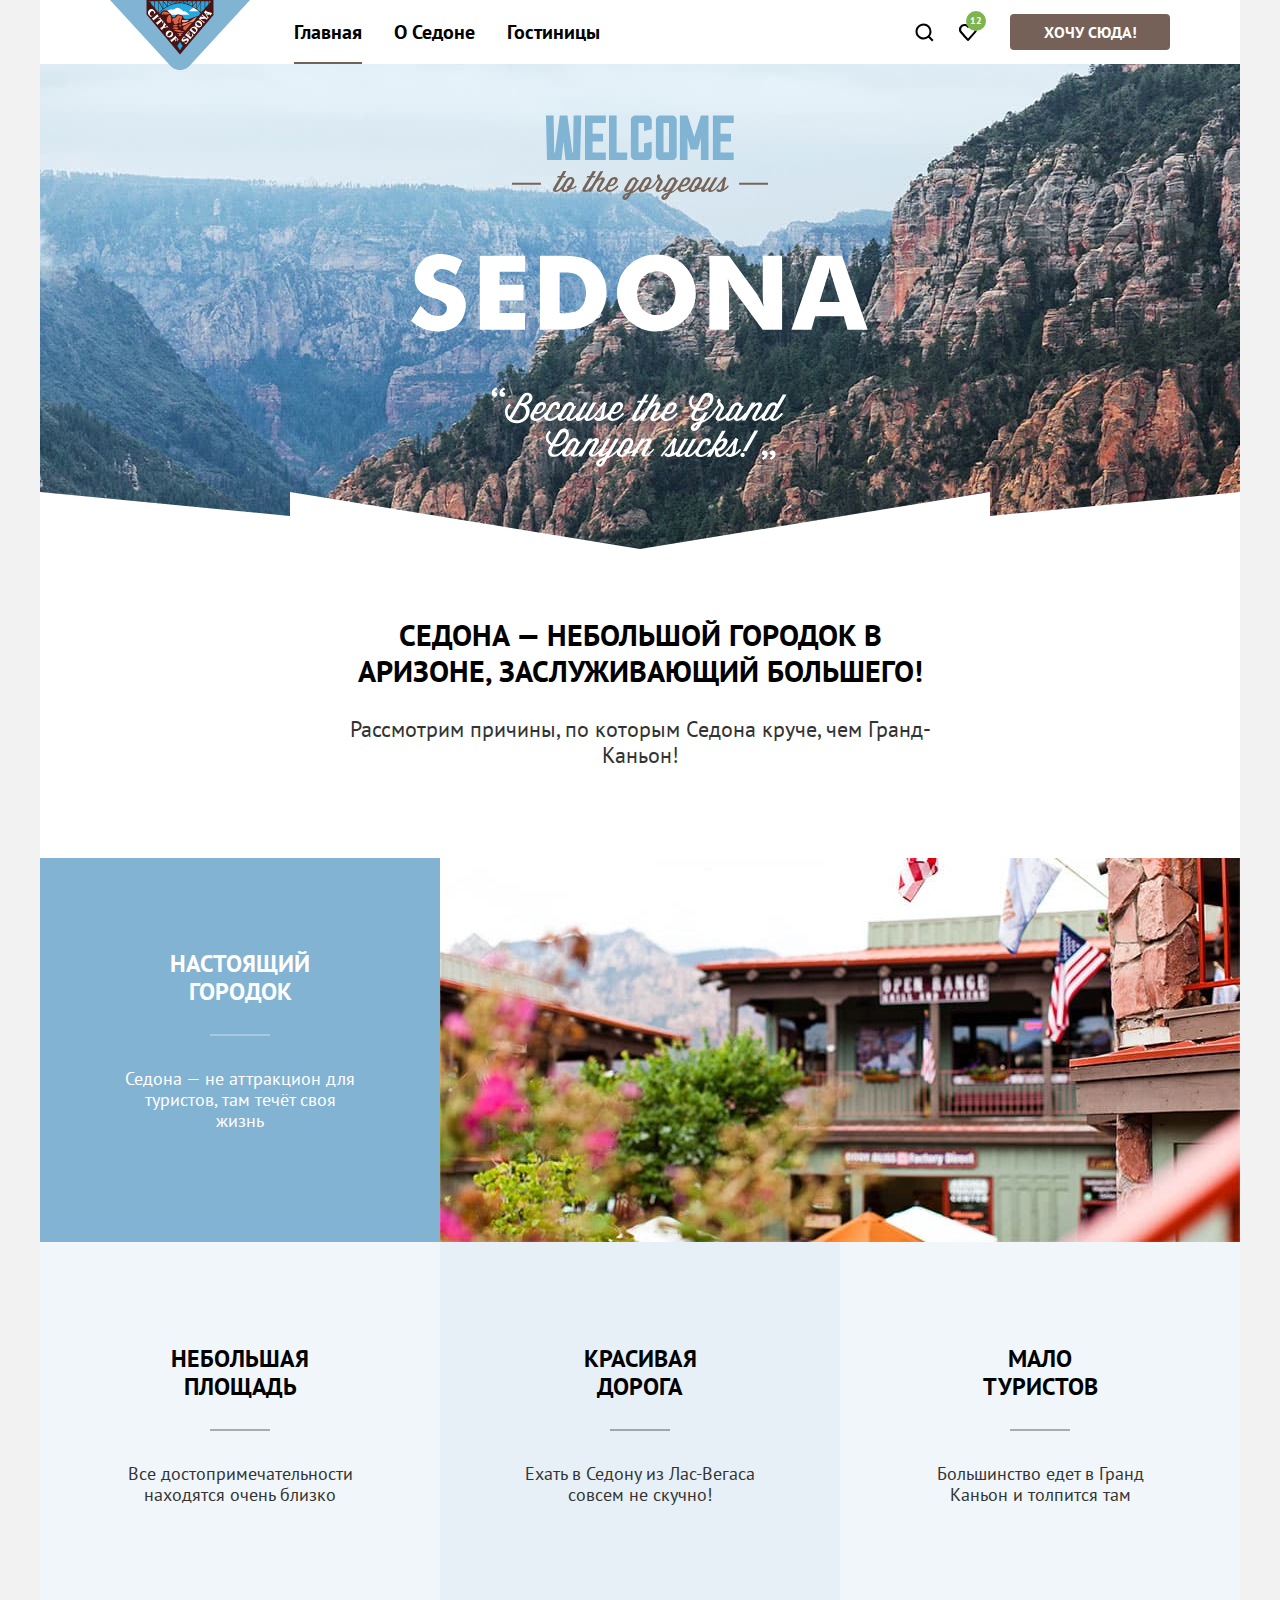
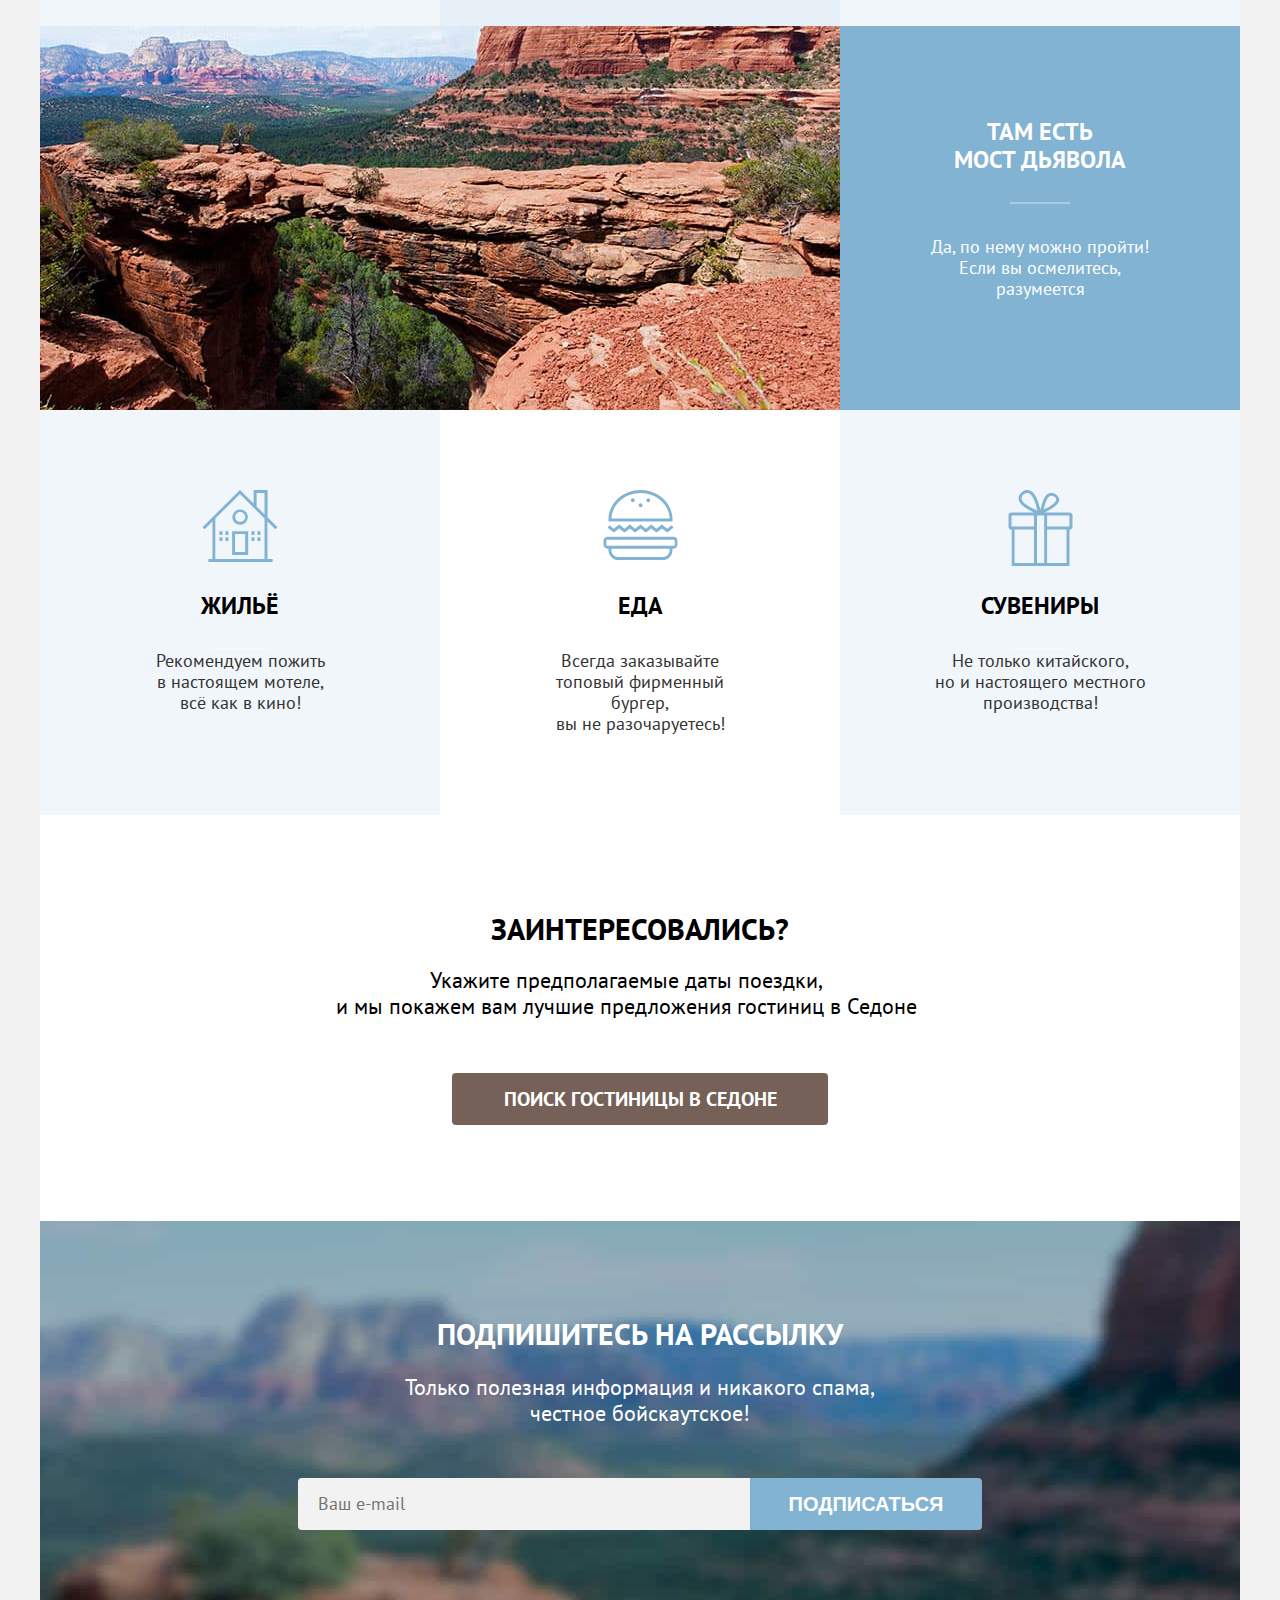
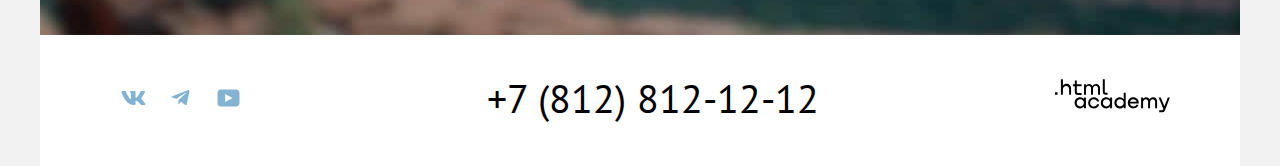
<file: index.html>
<!DOCTYPE html>
<html lang="ru">

  <head>
    <meta charset="utf-8">
    <meta name="viewport" content="width=device-width, initial-scale=1">
    <title>Седона</title>
    <link rel="stylesheet" href="styles/styles.css">
    <link rel="icon" href="favicon.ico">
    <link rel="icon" type="image/png" href="images/favicon.png">
  </head>

  <body>
    <div class="container">
      <header>
        <nav class="navigation">
          <h2 class="visually-hidden">Навигация</h2>
          <a class="logo" href="#"><img class="image" src="images/logo.svg" width="140" height="70" alt="Логотип Седоны."></a>
          <menu class="navigation-list">
            <li class="navigation-item"><a class="link navigation-link navigation-link-current" href="#">Главная</a></li>
            <li class="navigation-item"><a class="link navigation-link" href="#">О Седоне</a></li>
            <li class="navigation-item"><a class="link navigation-link" href="hotels.html">Гостиницы</a></li>
          </menu>
          <ul class="navigation-list navigation-user">
            <li class="navigation-item"><a class="navigation-user-link search link" href="#"><span
                  class="visually-hidden">Поиск</span></a>
            </li>
            <li class="navigation-item"><a class="navigation-user-link favourites link" href="#"><span
                  class="favourites-count">12</span><span class="visually-hidden">Избранное</span></a></li>
            <li class="navigation-item"><a class="button button-want" href="#">Хочу
                сюда!</a>
            </li>
          </ul>
        </nav>
      </header>
      <main>
        <section class="hero">
          <img class="image" src="images/sedona/welcome.svg" width="458" height="352"
            alt="Welcome to the gorgerous Sedona. Because the Grand Canyon sucks!">
        </section>
        <hgroup class="hero-text">
          <h1 class="block-headline">Седона — небольшой городок в Аризоне,
            заслуживающий большего!</h1>
          <p class="block-subheadline">Рассмотрим причины, по которым Седона круче, чем Гранд-Каньон!</p>
        </hgroup>
        <section class="point">
          <h2 class="visually-hidden">О седоне</h2>
          <hgroup class="point-text">
            <h3 class="headline">Настоящий городок</h3>
            <p class="subheadline">Седона — не аттракцион для туристов, там течёт своя жизнь</p>
          </hgroup>
          <img class="image" src="images/sedona/town.jpg" width="800" height="384" alt="Здания в Седоне.">
        </section>
        <section>
          <h2 class="visually-hidden">Преимущества</h2>
          <ul class="advantages-list">
            <li class="advantages-item">
              <hgroup class="advantages-text">
                <h3 class="headline advantages-headline">Небольшая площадь</h3>
                <p class="subheadline">Все достопримечательности находятся очень близко</p>
              </hgroup>
            </li>
            <li class="advantages-item">
              <hgroup class="advantages-text">
                <h3 class="headline advantages-headline">Красивая<br> дорога</h3>
                <p class="subheadline">Ехать в Седону из Лас-Вегаса совсем не скучно!</p>
              </hgroup>
            </li>
            <li class="advantages-item">
              <hgroup class="advantages-text">
                <h3 class="headline advantages-headline">Мало<br> туристов</h3>
                <p class="subheadline">Большинство едет в Гранд Каньон и толпится там</p>
              </hgroup>
            </li>
          </ul>
        </section>
        <section class="point">
          <h2 class="visually-hidden">Достопримечательности</h2>
          <img class="image" src="images/sedona/diablo-bridge.jpg" width="800" height="384" alt="Мост Дьявола.">
          <hgroup class="point-text">
            <h3 class="headline">Там есть<br> мост дьявола</h3>
            <p class="subheadline">Да, по нему можно пройти! Если вы осмелитесь, разумеется</p>
          </hgroup>
        </section>
        <section>
          <h2 class="visually-hidden">Что есть в Седоне</h2>
          <ul class="reco-list">
            <li class="reco-item">
              <hgroup class="reco-text accomodation">
                <h3 class="headline reco-headline">Жильё</h3>
                <p class="subheadline">Рекомендуем пожить <br>в настоящем мотеле, <br>всё как в кино!</p>
              </hgroup>
            </li>
            <li class="reco-item">
              <hgroup class="reco-text food">
                <h3 class="headline reco-headline">Еда</h3>
                <p class="subheadline">Всегда заказывайте <br>топовый фирменный бургер, <br>вы не разочаруетесь!</p>
              </hgroup>
            </li>
            <li class="reco-item">
              <hgroup class="reco-text souvenir">
                <h3 class="headline reco-headline">Сувениры</h3>
                <p class="subheadline">Не только китайского, <br>но и настоящего местного производства!</p>
              </hgroup>
            </li>
          </ul>
        </section>
        <article class="interest">
          <hgroup>
            <h2 class="block-headline headline-interest">Заинтересовались?</h2>
            <p class="subheadline-interest">Укажите предполагаемые даты поездки, <br>и мы покажем вам лучшие предложения
              гостиниц
              в
              Седоне</p>
          </hgroup>
          <a class="button button-interest" href="hotels.html">Поиск гостиницы в Седоне</a>
        </article>
        <aside class="subscribe subscribe-index">
          <hgroup>
            <h2 class="headline-block headline-subscribe">Подпишитесь на рассылку</h2>
            <p class="subheadline-block subheadline-subscribe">Только полезная информация и никакого спама,
              честное
              бойскаутское!</p>
          </hgroup>
          <form class="subscription-form" action="https://echo.htmlacademy.ru">
            <input class="field email" type="email" placeholder="Ваш e-mail" required>
            <button class="button button-subscribe" type="submit">Подписаться</button>
          </form>
        </aside>
      </main>
      <footer class="page-footer catalog-wrapper">
        <ul class="social-list">
          <li class="social-item"><a class="social-link" href="https://vk.com/htmlacademy" rel="nofollow"><svg
                aria-hidden="true" focusable="false" xmlns="http://www.w3.org/2000/svg" width="25" height="14"
                fill="none">
                <path class="social-icon" fill="#83B3D3" fill-rule="evenodd"
                  d="M23.95.95c.17-.55 0-.95-.8-.95h-2.62c-.67 0-.98.35-1.14.73 0 0-1.34 3.2-3.23 5.27-.61.6-.89.8-1.22.8-.17 0-.42-.2-.42-.74V.95c0-.66-.19-.95-.74-.95H9.65c-.42 0-.67.3-.67.6 0 .61.95.76 1.05 2.5v3.8c0 .84-.16.99-.5.99-.88 0-3.05-3.21-4.33-6.89-.25-.71-.5-1-1.17-1H1.4C.65 0 .5.35.5.73c0 .68.89 4.07 4.14 8.55C6.81 12.34 9.87 14 12.65 14c1.67 0 1.88-.37 1.88-1v-2.32c0-.73.16-.88.68-.88.4 0 1.06.2 2.62 1.67C19.61 13.22 19.9 14 20.9 14h2.63c.75 0 1.13-.37.91-1.1-.24-.72-1.09-1.77-2.22-3.02-.6-.7-1.53-1.47-1.8-1.86-.4-.49-.28-.7 0-1.14 0 0 3.2-4.43 3.53-5.93Z"
                  clip-rule="evenodd" />
              </svg><span class="visually-hidden">Вконтакте</span></a></li>
          <li class="social-item"><a class="social-link social-link-vk" href="https://t.me/htmlacademy"
              rel="nofollow"><svg aria-hidden="true" focusable="false" xmlns="http://www.w3.org/2000/svg" width="19"
                height="16" fill="none">
                <path class="social-icon" fill="#83B3D3"
                  d="M17.29.1 1.34 6.25c-1.09.43-1.08 1.04-.2 1.31l4.1 1.28 9.47-5.98c.44-.27.85-.12.52.18L7.55 9.96l-.28 4.22c.41 0 .6-.19.83-.41l1.99-1.93 4.13 3.05c.77.42 1.31.2 1.5-.7l2.72-12.8C18.72.27 18-.23 17.29.09Z" />
              </svg><span class="visually-hidden">Telegram</span></a></li>
          <li class="social-item"><a class="social-link" href="https://www.youtube.com/user/htmlacademyru"
              rel="nofollow"><svg aria-hidden="true" focusable="false" xmlns="http://www.w3.org/2000/svg" width="23"
                height="18" fill="none">
                <path class="social-icon" fill="#83B3D3"
                  d="M19.1.5H3.68C1.81.5.5 2.1.5 3.9V14c0 1.9 1.31 3.5 3.17 3.5h15.66c1.64 0 3.17-1.6 3.17-3.4V3.9C22.28 2.1 20.97.5 19.1.5ZM8.17 13.04V4.96L15.5 9l-7.34 4.04Z" />
              </svg><span class="visually-hidden">Youtube</span></a></li>
        </ul>
        <address class="phone"><a class="link" href="tel:78128121212">+7 (812) 812-12-12</a></address>
        <a href="https://htmlacademy.ru" rel="nofollow"><svg class="html-academy" aria-hidden="true" focusable="false"
            xmlns="http://www.w3.org/2000/svg" width="115" height="34" fill="none">
            <path fill="#000"
              d="M0 13.26v2.6h2.5v-2.6H0ZM11.6 4.86c-1.6 0-2.8.7-3.6 1.7h-.1V.36h-2v15.5h2v-5.3c0-2.1 1.3-3.6 3.3-3.6 1.8 0 2.9 1.4 2.9 3.2v5.7h2v-6.1c.1-3-1.8-4.9-4.5-4.9ZM26.6 5.16h-4.8v-3.7h-2v3.8h-1.9v2h1.9v6c0 1.7 1 2.7 2.7 2.7h4.1v-2h-3.7c-.7 0-1.1-.4-1.1-1.1v-5.7h4.8v-2ZM41.1 4.96c-1.6 0-2.9.8-3.5 2.1h-.1c-.6-1.2-1.8-2.1-3.4-2.1-1.4 0-2.5.8-3.1 1.8h-.1v-1.6H29v10.6h2v-5.4c0-2 1-3.5 2.6-3.5 1.5 0 2.4 1 2.4 2.6v6.3h2v-5.6c0-2.4 1.4-3.3 2.6-3.3 1.5 0 2.4 1 2.4 2.6v6.3h2v-6.5c.1-2.5-1.4-4.3-3.9-4.3ZM47.8 13.06c0 1.7 1 2.7 2.8 2.7h2v-2h-1.7c-.7 0-1.1-.4-1.1-1.1V.36h-2v12.7ZM28.9 20.06c-.9-1.1-2.2-1.8-3.9-1.8-3.1 0-5.4 2.3-5.4 5.6s2.3 5.6 5.4 5.6c1.8 0 3-.8 3.8-1.9h.1v1.6h2v-10.6h-2v1.5Zm-3.6 7.4c-2.2 0-3.6-1.6-3.6-3.6s1.4-3.6 3.6-3.6 3.6 1.6 3.6 3.6c0 1.9-1.4 3.6-3.6 3.6ZM44.2 22.36c-.5-2.4-2.6-4.1-5.4-4.1a5.4 5.4 0 0 0-5.6 5.6c0 3.1 2.2 5.6 5.6 5.6 2.8 0 4.9-1.8 5.4-4.2h-2.1a3.4 3.4 0 0 1-3.3 2.3c-2.2 0-3.6-1.6-3.6-3.6s1.4-3.6 3.6-3.6c1.6 0 2.8 1 3.3 2.2h2.1v-.2ZM55.1 20.06c-.9-1.1-2.2-1.8-3.9-1.8-3.1 0-5.4 2.3-5.4 5.6s2.3 5.6 5.4 5.6c1.8 0 3-.8 3.8-1.9h.1v1.6h2v-10.6h-2v1.5Zm-3.6 7.4c-2.2 0-3.6-1.6-3.6-3.6s1.4-3.6 3.6-3.6 3.6 1.6 3.6 3.6c0 1.9-1.5 3.6-3.6 3.6ZM68.7 20.16c-.9-1.1-2.2-1.9-3.9-1.9-3.1 0-5.4 2.3-5.4 5.6s2.2 5.6 5.4 5.6c1.7 0 3-.8 3.8-1.8h.1v1.5h2v-15.4h-2v6.4Zm-3.6 7.3c-2.2 0-3.6-1.6-3.6-3.6s1.4-3.6 3.6-3.6 3.6 1.6 3.6 3.6c-.1 2-1.5 3.6-3.6 3.6ZM78.3 18.26c-3.3 0-5.5 2.5-5.5 5.6 0 3 2.1 5.6 5.5 5.6 2.5 0 4.5-1.3 5.2-3.6h-2.1c-.5 1-1.6 1.6-3 1.6-1.9 0-3.3-1.3-3.4-2.9h8.8c.2-3.6-2-6.3-5.5-6.3Zm0 1.9c1.7 0 3 1 3.3 2.6h-6.5c.3-1.5 1.5-2.6 3.2-2.6ZM98.2 18.26c-1.6 0-2.9.8-3.6 2h-.1c-.6-1.2-1.8-2-3.4-2-1.4 0-2.5.7-3.1 1.8v-1.5h-1.9v10.6h2v-5.4c0-2 1-3.4 2.6-3.5 1.5 0 2.4 1 2.4 2.6v6.3h2v-5.6c0-2.4 1.4-3.3 2.6-3.3 1.5 0 2.4 1 2.4 2.6v6.3h2v-6.5c.1-2.6-1.4-4.4-3.9-4.4ZM109.4 27.36l-3.6-8.9h-2.2l4.8 11.6c-.3.9-.7 1.2-1.7 1.2h-2.5v2h2.5c1.8 0 2.8-.8 3.5-2.6l4.7-12.2h-2.1l-3.4 8.9Z" />
          </svg><span class="visually-hidden">HTML Academy</span></a>
      </footer>
    </div>
    <div class="modal-container modal-container-close">
      <div class="modal">
        <p class="modal-title">Поиск гостиницы в Седоне</p>
        <button class="modal-close" type="button"><svg xmlns="http://www.w3.org/2000/svg" class="modal-close-cross" width="15"
            height="14" fill="none">
            <path fill="#000"
              d="M14.4 1.3 13.1 0 7.4 5.7 1.68 0 .39 1.3 6.1 7 .4 12.7 1.68 14l5.7-5.7L13.1 14l1.3-1.3L8.68 7l5.7-5.7Z" />
          </svg><span class="visually-hidden">Закрыть</span></button>
        <form class="modal-form" action="https://echo.htmlacademy.ru">
          <label class="modal-row">
            <span class="modal-row-title">Дата Заезда:</span>
            <input class="modal-row-input modal-input" type="text" placeholder="Укажите дату">
            <span class="modal-row-text modal-error">Мы не можем отправить вас в прошлое.</span>
          </label>
          <label class="modal-row">
            <span class="modal-row-title">Дата Выезда:</span>
            <input class="modal-row-input modal-input" type="text" placeholder="Укажите дату">
            <span class="modal-row-text">На эти даты есть свободные номера. Пока есть.</span>
          </label>
          <div class="persons">
            <label class="adults">
              <span class="adults-title">Взрослые:</span>
              <input class="adults-input modal-input" type="number" min="0" placeholder="2">
              <span class="modal-minus"><svg xmlns="http://www.w3.org/2000/svg" width="15" height="2">
                  <path class="modal-icon-path" d="M.4 0v2h14V0H.4Z" />
                </svg></span>
              <span class="modal-plus"><svg xmlns="http://www.w3.org/2000/svg" width="14" height="14">
                  <path class="modal-icon-path" d="M14 6H8V0H6v6H0v2h6v6h2V8h6V6Z" />
                </svg></span>
            </label>
            <label class="children">
              <span class="children-title">Дети:</span>
              <span class="popover">Укажите количество детей, которые будут с вами, возраст которых от 6 до
                18 лет. Дети до 6 лет размещаются бесплатно.</span>
              <input class="children-input modal-input" type="number" min="0" placeholder="2">
              <span class="modal-minus"><svg xmlns="http://www.w3.org/2000/svg" width="15" height="2">
                  <path class="modal-icon-path" d="M.4 0v2h14V0H.4Z" />
                </svg></span>
              <span class="modal-plus"><svg xmlns="http://www.w3.org/2000/svg" width="14" height="14">
                  <path class="modal-icon-path" d="M14 6H8V0H6v6H0v2h6v6h2V8h6V6Z" />
                </svg></span>
            </label>
          </div>
          <button class="button modal-search" type="submit">Найти</button>
        </form>
      </div>
    </div>
  </body>

</html>
</file>
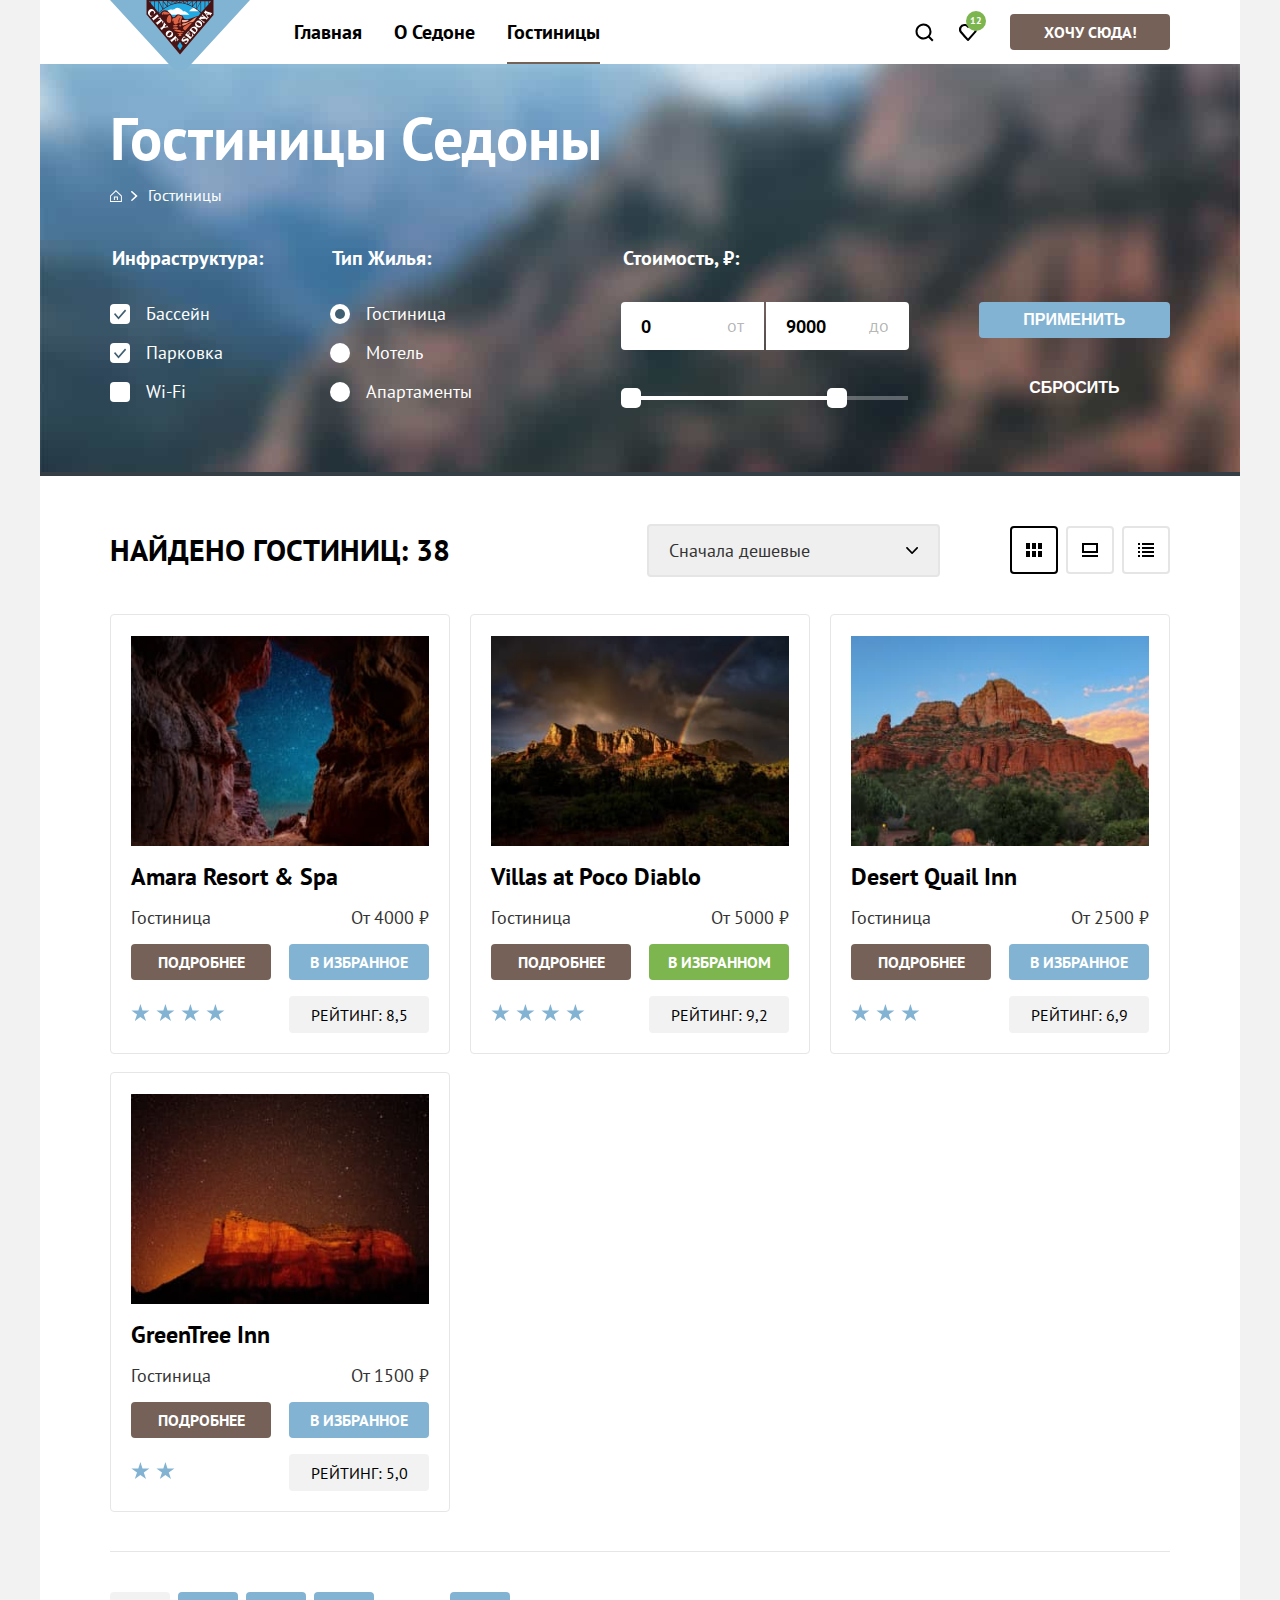
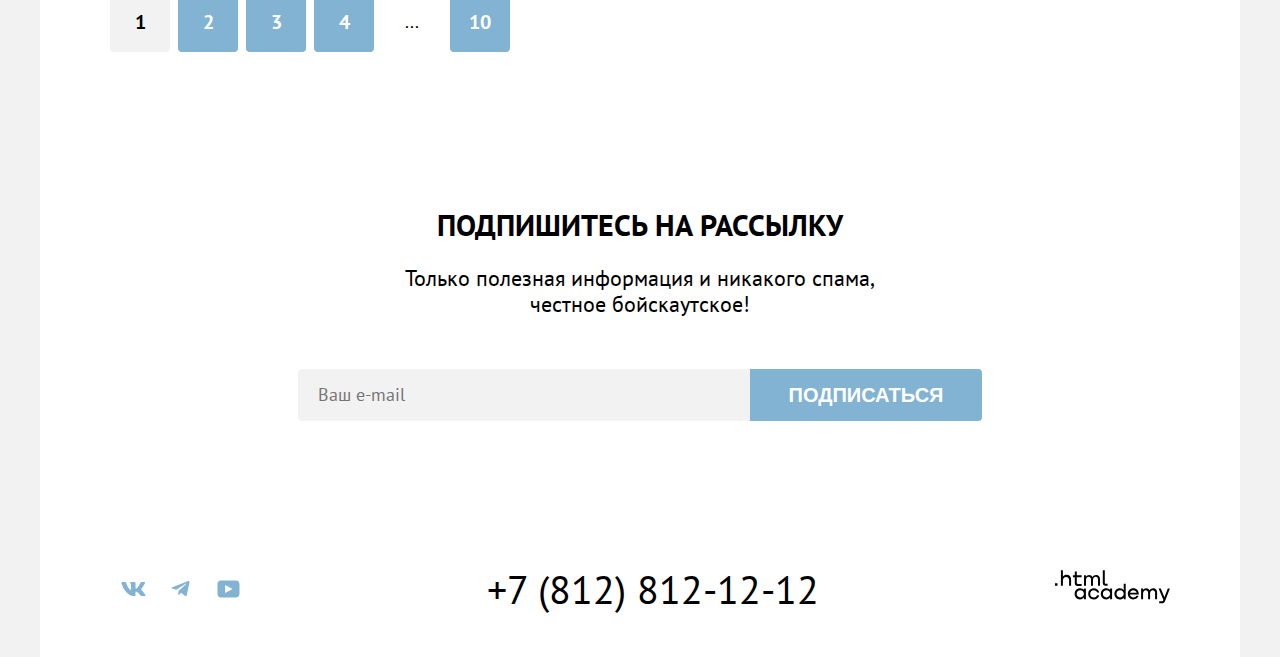
<file: hotels.html>
<!DOCTYPE html>
<html lang="ru">

  <head>
    <meta charset="utf-8">
    <meta name="viewport" content="width=device-width, initial-scale=1">
    <title>Отели в Седоне</title>
    <link rel="stylesheet" href="styles/styles.css">
    <link rel="icon" href="favicon.ico">
    <link rel="icon" type="image/png" href="images/favicon.png">
  </head>

  <body>
    <div class="container">
      <header>
        <nav class="navigation">
          <h2 class="visually-hidden">Навигация</h2>
          <a class="logo" href="index.html"><img src="images/logo.svg" width="140" height="70" alt="Логотип Седоны."></a>
          <menu class="navigation-list">
            <li class="navigation-item"><a class="link navigation-link" href="index.html">Главная</a></li>
            <li class="navigation-item"><a class="link navigation-link" href="#">О Седоне</a></li>
            <li class="navigation-item"><a class="link navigation-link  navigation-link-current" href="#">Гостиницы</a></li>
          </menu>
          <ul class="navigation-list navigation-user">
            <li class="navigation-item"><a class="navigation-user-link search link" href="#"><span
                  class="visually-hidden">Поиск</span></a>
            </li>
            <li class="navigation-item"><a class="navigation-user-link favourites link" href="#"><span
                  class="favourites-count">12</span><span class="visually-hidden">Избранное</span></a></li>
            <li class="navigation-item"><a class="button button-want" href="#">Хочу
                сюда!</a>
            </li>
          </ul>
        </nav>
      </header>
      <main class="main-container">
        <div class="first-screen">
          <div class="catalog-wrapper">
            <h1 class="page-headline">Гостиницы Седоны</h1>
            <nav>
              <h2 class="visually-hidden">Хлебные крошки</h2>
              <ol class="breadcrumbs">
                <li class="breadcrumbs-item"><a class="breadcrumbs-link link homepage" href="index.html"><span
                      class="visually-hidden">Главная</span></a></li>
                <li class="breadcrumbs-item"><a class="breadcrumbs-link link">Гостиницы</a></li>
              </ol>
            </nav>
            <form class="filter" action="https://echo.htmlacademy.ru" method="post">
              <fieldset class="fieldset fieldset-options">
                <legend class="legend">Инфраструктура:</legend>
                <label class="settings-item" for="pool"><input class="visually-hidden" type="checkbox" name="pool"
                    id="pool" checked><span class="mark checkbox-mark"></span><span
                    class="control-label">Бассейн</span></label>
                <label class="settings-item" for="parking"><input class="visually-hidden" type="checkbox" name="parking"
                    id="parking" checked><span class="mark checkbox-mark"></span><span
                    class="control-label">Парковка</span></label>
                <label class="settings-item" for="wi-fi"><input class="visually-hidden" type="checkbox" name="wi-fi"
                    id="wi-fi"><span class="mark checkbox-mark"></span><span class="control-label">Wi-Fi</span></label>
              </fieldset>
              <fieldset class="fieldset fieldset-options">
                <legend class="legend">Тип Жилья:</legend>
                <label class="settings-item" for="hotel"><input class="visually-hidden" type="radio"
                    name="accomodation-type" value="hotel" id="hotel" checked><span class="mark radio-mark"></span><span
                    class="control-label">Гостиница</span></label>
                <label class="settings-item" for="motel"><input class="visually-hidden" type="radio"
                    name="accomodation-type" value="motel" id="motel"><span class="mark radio-mark"></span><span
                    class="control-label">Мотель</span></label>
                <label class="settings-item" for="apartment"><input class="visually-hidden" type="radio"
                    name="accomodation-type" value="apartment" id="apartment"><span class="mark radio-mark"></span><span
                    class="control-label">Апартаменты</span></label>
              </fieldset>
              <fieldset class="fieldset">
                <legend class="legend">Стоимость, ₽:</legend>
                <div class="price-inputs">
                  <input class="field price-input min-price" type="number" name="min-price" placeholder="0" min="0"
                    max="9000">
                  <span class="min-price-description">от</span>
                  <input class="field price-input max-price" type="number" name="max-price" placeholder="9000" min="0"
                    max="9000">
                  <span class="max-price-description">до</span>
                </div>
                <div class="range-scale">
                  <div class="range-bar">
                    <button class="range-toggle toggle-min" type="button"></button>
                    <button class="range-toggle toggle-max" type="button"></button>
                  </div>
                </div>
              </fieldset>
              <fieldset class="fieldset filter-buttons">
                <button class="button apply-button" type="submit">Применить</button>
                <button class="button cancel-button" type="reset">Сбросить</button>
              </fieldset>
            </form>
          </div>
        </div>
        <section class="catalog-wrapper">
          <h2 class="visually-hidden">Результаты поиска</h2>
          <div class="search-info">
            <p class="block-headline search-headline">Найдено гостиниц: 38</p>
            <div class="select">
              <select class="select-control" aria-label="Сортировка">
                <option class="option" value="asc">Сначала дешевые</option>
                <option class="option" value="desc">Сначала дорогие</option>
              </select>
            </div>
            <aside class="catalolg-view">
              <h3 class="visually-hidden">Тип отображения</h3>
              <a class="view tile-view view-current" href="#"><span class="visually-hidden">Плитка</span></a>
              <a class="view slideshow-view" href="#"><span class="visually-hidden">Слайдшоу</span></a>
              <a class="view list-view" href="#"><span class="visually-hidden">Список</span></a>
            </aside>
          </div>
          <div class="catalog">
            <article class="hotel">
              <img class="hotel-image image" src="images/hotels/amara-resort-&-apa.jpg" width="300" height="212"
                alt="Вид из Amara Resort & Spa.">
              <h3 class="hotel-headline">Amara Resort & Spa</h3>
              <div class="hotel-description">
                <p>Гостиница</p>
                <p>От 4000 ₽</p>
              </div>
              <div class="hotel-buttons">
                <a class="button hotel-btn" href="#">Подробнее</a>
                <a class="button hotel-btn favouites-button" href="#">В избранное</a>
              </div>
              <div class="hotel-rating">
                <div class="stars">
                  <svg class="star" aria-hidden="true" focusable="false" xmlns="http://www.w3.org/2000/svg" width="19"
                    height="17" fill="none">
                    <path fill="#83B3D3" d="m9.4 0 2.1 6.5h6.9l-5.6 4L15 17l-5.6-4-5.6 4L6 10.5l-5.6-4h6.9L9.4 0Z" />
                  </svg><svg class="star" aria-hidden="true" focusable="false" xmlns="http://www.w3.org/2000/svg"
                    width="19" height="17" fill="none">
                    <path fill="#83b3d3" d="m9.4 0 2.1 6.5h6.9l-5.6 4L15 17l-5.6-4-5.6 4L6 10.5l-5.6-4h6.9L9.4 0Z" />
                  </svg><svg class="star" aria-hidden="true" focusable="false" xmlns="http://www.w3.org/2000/svg"
                    width="19" height="17" fill="none">
                    <path fill="#83b3d3" d="m9.4 0 2.1 6.5h6.9l-5.6 4L15 17l-5.6-4-5.6 4L6 10.5l-5.6-4h6.9L9.4 0Z" />
                  </svg><svg class="star" aria-hidden="true" focusable="false" xmlns="http://www.w3.org/2000/svg"
                    width="19" height="17" fill="none">
                    <path fill="#83b3d3" d="m9.4 0 2.1 6.5h6.9l-5.6 4L15 17l-5.6-4-5.6 4L6 10.5l-5.6-4h6.9L9.4 0Z" />
                  </svg>
                </div>
                <p>Рейтинг: 8,5</p>
              </div>
            </article>
            <article class="hotel">
              <img class="hotel-image image" src="images/hotels/villas-at-poco-diablo.jpg" width="300" height="212"
                alt="Вид из Villas at Poco Diablo.">
              <h3 class="hotel-headline">Villas at Poco Diablo</h3>
              <div class="hotel-description">
                <p>Гостиница</p>
                <p>От 5000 ₽</p>
              </div>
              <div class="hotel-buttons">
                <a class="button hotel-btn" href="#">Подробнее</a>
                <a class="button hotel-btn favouites-button favouites-button-active" href="#">В избранном</a>
              </div>
              <div class="hotel-rating">
                <div class="stars">
                  <svg class="star" aria-hidden="true" focusable="false" xmlns="http://www.w3.org/2000/svg" width="19"
                    height="17" fill="none">
                    <path fill="#83B3D3" d="m9.4 0 2.1 6.5h6.9l-5.6 4L15 17l-5.6-4-5.6 4L6 10.5l-5.6-4h6.9L9.4 0Z" />
                  </svg><svg class="star" aria-hidden="true" focusable="false" xmlns="http://www.w3.org/2000/svg"
                    width="19" height="17" fill="none">
                    <path fill="#83b3d3" d="m9.4 0 2.1 6.5h6.9l-5.6 4L15 17l-5.6-4-5.6 4L6 10.5l-5.6-4h6.9L9.4 0Z" />
                  </svg><svg class="star" aria-hidden="true" focusable="false" xmlns="http://www.w3.org/2000/svg"
                    width="19" height="17" fill="none">
                    <path fill="#83b3d3" d="m9.4 0 2.1 6.5h6.9l-5.6 4L15 17l-5.6-4-5.6 4L6 10.5l-5.6-4h6.9L9.4 0Z" />
                  </svg><svg class="star" aria-hidden="true" focusable="false" xmlns="http://www.w3.org/2000/svg"
                    width="19" height="17" fill="none">
                    <path fill="#83b3d3" d="m9.4 0 2.1 6.5h6.9l-5.6 4L15 17l-5.6-4-5.6 4L6 10.5l-5.6-4h6.9L9.4 0Z" />
                  </svg>
                </div>
                <p>Рейтинг: 9,2</p>
              </div>
            </article>
            <article class="hotel">
              <img class="hotel-image image" src="images/hotels/desert-quail-inn.jpg" width="300" height="212"
                alt="Вид из Desert Quail Inn.">
              <h3 class="hotel-headline">Desert Quail Inn</h3>
              <div class="hotel-description">
                <p>Гостиница</p>
                <p>От 2500 ₽</p>
              </div>
              <div class="hotel-buttons">
                <a class="button hotel-btn" href="#">Подробнее</a>
                <a class="button hotel-btn favouites-button" href="#">В избранное</a>
              </div>
              <div class="hotel-rating">
                <div class="stars">
                  <svg class="star" xmlns="http://www.w3.org/2000/svg" aria-hidden="true" focusable="false" width="19"
                    height="17" fill="none">
                    <path fill="#83B3D3" d="m9.4 0 2.1 6.5h6.9l-5.6 4L15 17l-5.6-4-5.6 4L6 10.5l-5.6-4h6.9L9.4 0Z" />
                  </svg><svg class="star" aria-hidden="true" focusable="false" xmlns="http://www.w3.org/2000/svg"
                    width="19" height="17" fill="none">
                    <path fill="#83b3d3" d="m9.4 0 2.1 6.5h6.9l-5.6 4L15 17l-5.6-4-5.6 4L6 10.5l-5.6-4h6.9L9.4 0Z" />
                  </svg><svg class="star" aria-hidden="true" focusable="false" xmlns="http://www.w3.org/2000/svg"
                    width="19" height="17" fill="none">
                    <path fill="#83b3d3" d="m9.4 0 2.1 6.5h6.9l-5.6 4L15 17l-5.6-4-5.6 4L6 10.5l-5.6-4h6.9L9.4 0Z" />
                  </svg>
                </div>
                <p>Рейтинг: 6,9</p>
              </div>
            </article>
            <article class="hotel">
              <img class="hotel-image image" src="images/hotels/greentree-inn.jpg" width="300" height="212"
                alt="Вид из GreenTree Inn.">
              <h3 class="hotel-headline">GreenTree Inn</h3>
              <div class="hotel-description">
                <p>Гостиница</p>
                <p>От 1500 ₽</p>
              </div>
              <div class="hotel-buttons">
                <a class="button hotel-btn" href="#">Подробнее</a>
                <a class="button hotel-btn favouites-button" href="#">В избранное</a>
              </div>
              <div class="hotel-rating">
                <div class="stars">
                  <svg class="star" aria-hidden="true" focusable="false" xmlns="http://www.w3.org/2000/svg" width="19"
                    height="17" fill="none">
                    <path fill="#83B3D3" d="m9.4 0 2.1 6.5h6.9l-5.6 4L15 17l-5.6-4-5.6 4L6 10.5l-5.6-4h6.9L9.4 0Z" />
                  </svg><svg class="star" aria-hidden="true" focusable="false" xmlns="http://www.w3.org/2000/svg"
                    width="19" height="17" fill="none">
                    <path fill="#83b3d3" d="m9.4 0 2.1 6.5h6.9l-5.6 4L15 17l-5.6-4-5.6 4L6 10.5l-5.6-4h6.9L9.4 0Z" />
                  </svg>
                </div>
                <p>Рейтинг: 5,0</p>
              </div>
            </article>
          </div>
          <nav>
            <h2 class="visually-hidden">Пагинация</h2>
            <ol class="pagination-list">
              <li class="pagination-item pagination-item-current"><a class="link pagination-link">1</a></li>
              <li class="pagination-item"><a class="link pagination-link" href="#">2</a></li>
              <li class="pagination-item"><a class="link pagination-link" href="#">3</a></li>
              <li class="pagination-item"><a class="link pagination-link" href="#">4</a></li>
              <li class="pagination-item pagination-item-blank">...</li>
              <li class="pagination-item"><a class="link pagination-link" href="#">10</a></li>
            </ol>
          </nav>
        </section>
        <aside class="subscribe">
          <hgroup>
            <h2 class="headline-subscribe catalog-subscribe">Подпишитесь на рассылку</h2>
            <p class="subheadline-subscribe catalog-subscribe">Только полезная информация и никакого
              спама, честное
              бойскаутское!</p>
          </hgroup>
          <form class="subscription-form" action="https://echo.htmlacademy.ru">
            <input class="field email" type="email" placeholder="Ваш e-mail" required>
            <button class="button button-subscribe" type="submit">Подписаться</button>
          </form>
        </aside>
      </main>
      <footer class="page-footer catalog-wrapper">
        <ul class="social-list">
          <li class="social-item"><a class="social-link" href="https://vk.com/htmlacademy" rel="nofollow"><svg
                aria-hidden="true" focusable="false" xmlns="http://www.w3.org/2000/svg" width="25" height="14"
                fill="none">
                <path class="social-icon" fill="#83B3D3" fill-rule="evenodd"
                  d="M23.95.95c.17-.55 0-.95-.8-.95h-2.62c-.67 0-.98.35-1.14.73 0 0-1.34 3.2-3.23 5.27-.61.6-.89.8-1.22.8-.17 0-.42-.2-.42-.74V.95c0-.66-.19-.95-.74-.95H9.65c-.42 0-.67.3-.67.6 0 .61.95.76 1.05 2.5v3.8c0 .84-.16.99-.5.99-.88 0-3.05-3.21-4.33-6.89-.25-.71-.5-1-1.17-1H1.4C.65 0 .5.35.5.73c0 .68.89 4.07 4.14 8.55C6.81 12.34 9.87 14 12.65 14c1.67 0 1.88-.37 1.88-1v-2.32c0-.73.16-.88.68-.88.4 0 1.06.2 2.62 1.67C19.61 13.22 19.9 14 20.9 14h2.63c.75 0 1.13-.37.91-1.1-.24-.72-1.09-1.77-2.22-3.02-.6-.7-1.53-1.47-1.8-1.86-.4-.49-.28-.7 0-1.14 0 0 3.2-4.43 3.53-5.93Z"
                  clip-rule="evenodd" />
              </svg><span class="visually-hidden">Вконтакте</span></a></li>
          <li class="social-item"><a class="social-link social-link-vk" href="https://t.me/htmlacademy"
              rel="nofollow"><svg aria-hidden="true" focusable="false" xmlns="http://www.w3.org/2000/svg" width="19"
                height="16" fill="none">
                <path class="social-icon" fill="#83B3D3"
                  d="M17.29.1 1.34 6.25c-1.09.43-1.08 1.04-.2 1.31l4.1 1.28 9.47-5.98c.44-.27.85-.12.52.18L7.55 9.96l-.28 4.22c.41 0 .6-.19.83-.41l1.99-1.93 4.13 3.05c.77.42 1.31.2 1.5-.7l2.72-12.8C18.72.27 18-.23 17.29.09Z" />
              </svg><span class="visually-hidden">Telegram</span></a></li>
          <li class="social-item"><a class="social-link" href="https://www.youtube.com/user/htmlacademyru"
              rel="nofollow"><svg aria-hidden="true" focusable="false" xmlns="http://www.w3.org/2000/svg" width="23"
                height="18" fill="none">
                <path class="social-icon" fill="#83B3D3"
                  d="M19.1.5H3.68C1.81.5.5 2.1.5 3.9V14c0 1.9 1.31 3.5 3.17 3.5h15.66c1.64 0 3.17-1.6 3.17-3.4V3.9C22.28 2.1 20.97.5 19.1.5ZM8.17 13.04V4.96L15.5 9l-7.34 4.04Z" />
              </svg><span class="visually-hidden">Youtube</span></a></li>
        </ul>
        <address class="phone"><a class="link" href="tel:78128121212">+7 (812) 812-12-12</a></address>
        <a href="https://htmlacademy.ru" rel="nofollow"><svg class="html-academy" aria-hidden="true" focusable="false"
            xmlns="http://www.w3.org/2000/svg" width="115" height="34" fill="#000">
            <path
              d="M0 13.26v2.6h2.5v-2.6H0ZM11.6 4.86c-1.6 0-2.8.7-3.6 1.7h-.1V.36h-2v15.5h2v-5.3c0-2.1 1.3-3.6 3.3-3.6 1.8 0 2.9 1.4 2.9 3.2v5.7h2v-6.1c.1-3-1.8-4.9-4.5-4.9ZM26.6 5.16h-4.8v-3.7h-2v3.8h-1.9v2h1.9v6c0 1.7 1 2.7 2.7 2.7h4.1v-2h-3.7c-.7 0-1.1-.4-1.1-1.1v-5.7h4.8v-2ZM41.1 4.96c-1.6 0-2.9.8-3.5 2.1h-.1c-.6-1.2-1.8-2.1-3.4-2.1-1.4 0-2.5.8-3.1 1.8h-.1v-1.6H29v10.6h2v-5.4c0-2 1-3.5 2.6-3.5 1.5 0 2.4 1 2.4 2.6v6.3h2v-5.6c0-2.4 1.4-3.3 2.6-3.3 1.5 0 2.4 1 2.4 2.6v6.3h2v-6.5c.1-2.5-1.4-4.3-3.9-4.3ZM47.8 13.06c0 1.7 1 2.7 2.8 2.7h2v-2h-1.7c-.7 0-1.1-.4-1.1-1.1V.36h-2v12.7ZM28.9 20.06c-.9-1.1-2.2-1.8-3.9-1.8-3.1 0-5.4 2.3-5.4 5.6s2.3 5.6 5.4 5.6c1.8 0 3-.8 3.8-1.9h.1v1.6h2v-10.6h-2v1.5Zm-3.6 7.4c-2.2 0-3.6-1.6-3.6-3.6s1.4-3.6 3.6-3.6 3.6 1.6 3.6 3.6c0 1.9-1.4 3.6-3.6 3.6ZM44.2 22.36c-.5-2.4-2.6-4.1-5.4-4.1a5.4 5.4 0 0 0-5.6 5.6c0 3.1 2.2 5.6 5.6 5.6 2.8 0 4.9-1.8 5.4-4.2h-2.1a3.4 3.4 0 0 1-3.3 2.3c-2.2 0-3.6-1.6-3.6-3.6s1.4-3.6 3.6-3.6c1.6 0 2.8 1 3.3 2.2h2.1v-.2ZM55.1 20.06c-.9-1.1-2.2-1.8-3.9-1.8-3.1 0-5.4 2.3-5.4 5.6s2.3 5.6 5.4 5.6c1.8 0 3-.8 3.8-1.9h.1v1.6h2v-10.6h-2v1.5Zm-3.6 7.4c-2.2 0-3.6-1.6-3.6-3.6s1.4-3.6 3.6-3.6 3.6 1.6 3.6 3.6c0 1.9-1.5 3.6-3.6 3.6ZM68.7 20.16c-.9-1.1-2.2-1.9-3.9-1.9-3.1 0-5.4 2.3-5.4 5.6s2.2 5.6 5.4 5.6c1.7 0 3-.8 3.8-1.8h.1v1.5h2v-15.4h-2v6.4Zm-3.6 7.3c-2.2 0-3.6-1.6-3.6-3.6s1.4-3.6 3.6-3.6 3.6 1.6 3.6 3.6c-.1 2-1.5 3.6-3.6 3.6ZM78.3 18.26c-3.3 0-5.5 2.5-5.5 5.6 0 3 2.1 5.6 5.5 5.6 2.5 0 4.5-1.3 5.2-3.6h-2.1c-.5 1-1.6 1.6-3 1.6-1.9 0-3.3-1.3-3.4-2.9h8.8c.2-3.6-2-6.3-5.5-6.3Zm0 1.9c1.7 0 3 1 3.3 2.6h-6.5c.3-1.5 1.5-2.6 3.2-2.6ZM98.2 18.26c-1.6 0-2.9.8-3.6 2h-.1c-.6-1.2-1.8-2-3.4-2-1.4 0-2.5.7-3.1 1.8v-1.5h-1.9v10.6h2v-5.4c0-2 1-3.4 2.6-3.5 1.5 0 2.4 1 2.4 2.6v6.3h2v-5.6c0-2.4 1.4-3.3 2.6-3.3 1.5 0 2.4 1 2.4 2.6v6.3h2v-6.5c.1-2.6-1.4-4.4-3.9-4.4ZM109.4 27.36l-3.6-8.9h-2.2l4.8 11.6c-.3.9-.7 1.2-1.7 1.2h-2.5v2h2.5c1.8 0 2.8-.8 3.5-2.6l4.7-12.2h-2.1l-3.4 8.9Z" />
          </svg><span class="visually-hidden">HTML Academy</span></a>
      </footer>
    </div>
  </body>

</html>
</file>
<file: styles/styles.css>
@font-face {
  font-family: "PT Sans";
  font-style: normal;
  font-weight: 400;
  src: url("../fonts/ptsans-400.woff2") format("woff2");
  font-display: swap;
}

@font-face {
  font-family: "PT Sans";
  font-style: normal;
  font-weight: 700;
  src: url("../fonts/ptsans-700.woff2") format("woff2");
  font-display: swap;
}

.visually-hidden {
  position: absolute;
  width: 1px;
  height: 1px;
  margin: -1px;
  border: 0;
  padding: 0;
  white-space: nowrap;
  -webkit-clip-path: inset(100%);
  clip-path: inset(100%);
  clip: rect(0 0 0 0);
  overflow: hidden;
}

html {
  height: 100%;
}

body {
  /* Блочная модель */
  height: 100%;
  margin: 0 auto;
  padding: 0 40px;

  /* Типографика */
  font-family: "PT Sans", sans-serif;
  font-size: 18px;
  line-height: 21px;
  color: #000000;

  /* Оформление */
  background-color: #F2F2F2;
}

.container {
  /* Блочная модель */
  display: -ms-grid;
  display: grid;
  -ms-grid-rows: auto 1fr auto;
  grid-template-rows: auto 1fr auto;
  width: 1200px;
  min-height: 100%;
  margin: 0 auto;

  /* Оформление */
  background-color: #FFFFFF;
}

.image {
  /* Блочная модель */
  max-width: 100%;
  object-fit: contain;
}

.link {
  /* Типографика */
  color: #000000;
  text-decoration: none;
}

.button {
  /* Блочная модель */
  -webkit-box-sizing: border-box;
  box-sizing: border-box;
  display: block;
  min-width: 140px;
  min-height: 36px;

  /* Типографика */
  font-size: 16px;
  line-height: 20px;
  font-weight: 700;
  text-align: center;
  text-transform: uppercase;
  color: #FFFFFF;

  /* Оформление */
  background-color: #756157;
  border: none;
  border-radius: 4px;
  text-decoration: none;
  cursor: pointer;
}

.button:hover,
.button:focus {
  /* Оформление */
  background-color: #615048;
}

.button:active {
  /* Типографика */
  color: rgba(255, 255, 255, 0.3);

  /* Оформление */
  background-color: #756157;
}

.button:disabled {
  /* Типографика */
  color: #FFFFFF;

  /* Оформление */
  background-color: #E5E5E5;
}

.block-headline {
  /* Блочная модель */
  display: inline-block;
  width: 620px;

  /* Типографика */
  font-weight: 700;
  font-size: 30px;
  line-height: 36px;
  text-transform: uppercase;
}

.block-subheadline {
  /* Блочная модель */
  display: inline-block;
  width: 651px;
  margin-bottom: 90px;

  /* Типографика */
  font-size: 22px;
  line-height: 26px;
  color: #333333;
}

.headline {
  /* Позиционирование */
  position: relative;

  /* Блочная модель */
  margin-top: 0;
  margin-bottom: 62px;

  /* Типографика */
  font-weight: 700;
  font-size: 24px;
  line-height: 28px;
  text-transform: uppercase;
}

.headline::after {
  /* Позиционирование */
  position: absolute;
  content: "";
  bottom: -30px;
  left: 85px;

  /* Блочная модель */
  width: 60px;
  height: 2px;

  /* Оформление */
  background-color: rgba(255, 255, 255, 0.3);
}

.subheadline {
  /* Блочная модель */
  margin-top: 0;
  margin-bottom: 0;

  /* Типографика */
  color: #333333;
}

.input::-webkit-input-placeholder {
  /* Типографика */
  line-height: 24px;

  /* Оформление */
  opacity: 60%;
}

.input::-moz-placeholder {
  /* Типографика */
  line-height: 24px;

  /* Оформление */
  opacity: 60%;
}

.input:-ms-input-placeholder {
  /* Типографика */
  line-height: 24px;

  /* Оформление */
  opacity: 60%;
}

.input::-ms-input-placeholder {
  /* Типографика */
  line-height: 24px;

  /* Оформление */
  opacity: 60%;
}

.input::placeholder {
  /* Типографика */
  line-height: 24px;

  /* Оформление */
  opacity: 60%;
}

.page-headline {
  /* Блочная модель */
  margin-top: 0;
  margin-bottom: 8px;


  /* Типографика */
  font-style: normal;
  font-weight: 700;
  font-size: 60px;
  line-height: 78px;
  color: #FFFFFF;
}

.field {
  /* Типографика */
  font: inherit;
  line-height: 24px;
}

.field:hover {
  /* Оформление */
  background-color: #E6E6E6;
}

.field:focus {
  /* Оформление */
  background-color: #E6E6E6;
  outline: 3px solid #83B3D3;
}

.field:active {
  /* Оформление */
  background-color: #F2F2F2;
  outline: 2px solid #000000;
}


/* Шапка */

.logo {
  /* Позиционирование */
  position: absolute;
  left: 70px;

  /* Блочная модель */
  max-width: 140px;

  z-index: 1;
}

.navigation {
  /* Позиционирование */
  position: relative;

  /* Блочная модель */
  display: -webkit-box;
  display: -ms-flexbox;
  display: flex;
  padding: 0 70px 0 238px;
}

.navigation-list {
  /* Блочная модель */
  display: -webkit-box;
  display: -ms-flexbox;
  display: flex;
  -ms-flex-wrap: wrap;
  flex-wrap: wrap;
  -webkit-box-align: center;
  -ms-flex-align: center;
  align-items: center;
  margin: 0;
  padding: 0;
  margin-right: auto;

  /* Оформление */
  list-style-type: none;
}

.navigation-item {
  /* Типографика */
  font-weight: 700;
  font-size: 20px;
  line-height: 24px;
}

.navigation-item:hover .navigation-link {
  color: #756157;
}

.navigation-item:active .navigation-link {
  color: rgba(117, 97, 87, 0.3);;
}

.navigation-link {
  /* Блочная модель */
  display: block;
  padding: 20px 16px;
}

.navigation-link-current {
  /* Позиционирование */
  position: relative;
}

.navigation-link-current::after {
  /* Позиционирование */
  position: absolute;
  left: 16px;
  right: 16px;
  bottom: 0;
  content: "";

  /* Блочная модель */
  height: 2px;

  /* Оформление */
  background-color: #756257;
}

.navigation-user {
  /* Блочная модель */
  display: -webkit-box;
  display: -ms-flexbox;
  display: flex;
  -ms-flex-wrap: wrap;
  flex-wrap: wrap;
  margin: 0;
  padding: 0;

  /* Оформление */
  list-style-type: none;
}

.navigation-user .navigation-item:nth-child(2) {
  margin-right: 20px;
}

.navigation-user-link {
  /* Блочная модель */
  display: block;
  min-width: 44px;
  min-height: 64px;
  background-repeat: no-repeat;
  background-position: center;
}

.search {
  /* Оформление */
  background-image: url("../images/icons/search.svg");
}

.search:hover, .favourites:hover {
  /* Оформление */
  opacity: 60%;
}

.search:active, .favourites:active {
  /* Оформление */
  opacity: 30%;
}

.favourites {
  /* Позиционирование */
  position: relative;

  /* Оформление */
  background-image: url("../images/icons/heart.svg");
}

.favourites-count {
  /* Позиционирование */
  position: absolute;
  top: 11px;
  right: 4px;

  /* Блочная модель */
  display: -webkit-box;
  display: -ms-flexbox;
  display: flex;
  -webkit-box-pack: center;
  -ms-flex-pack: center;
  justify-content: center;
  -webkit-box-align: center;
  -ms-flex-align: center;
  align-items: center;
  width: 20px;
  height: 20px;

  /* Типографика */
  font-size: 10px;
  line-height: 10px;
  color: #FFFFFF;

  /* Оформление */
  background-color: #7DB54F;
  border-radius: 50%;
}

.button-want {
  /* Блочная модель */
  display: block;
  min-width: 160px;
  padding: 8px;
}


/* Подвал */

.page-footer {
  /* Блочная модель */
  -webkit-box-sizing: border-box;
  box-sizing: border-box;
  display: -webkit-box;
  display: -ms-flexbox;
  display: flex;
  -webkit-box-align: center;
  -ms-flex-align: center;
  align-items: center;
  padding: 25px 0 30px 0;
}

.social-list {
  /* Блочная модель */
  display: -webkit-box;
  display: -ms-flexbox;
  display: flex;
  -ms-flex-wrap: wrap;
  flex-wrap: wrap;
  -webkit-box-align: center;
  -ms-flex-align: center;
  align-items: center;
  padding: 0;

  /* Оформление */
  list-style-type: none;
}

.social-item {
  /* Блочная модель */
  width: 47.33px;
  height: 40px;
}

.social-link {
  /* Блочная модель */
  display: -webkit-box;
  display: -ms-flexbox;
  display: flex;
  -webkit-box-pack: center;
  -ms-flex-pack: center;
  justify-content: center;
  -webkit-box-align: center;
  -ms-flex-align: center;
  align-items: center;
  width: 100%;
  height: 100%;
}

.social-icon:hover,
.social-icon:focus {
  /* Оформление */
  fill: #68A2CA;
}

.social-icon:active {
  /* Оформление */
  fill: rgba(104, 162, 202, 0.3);
}

.phone {
  /* Блочная модель */
  margin: 0 auto;

  /* Типографика */
  font-size: 40px;
  line-height: 40px;
  font-style: normal;
}

.phone .link:hover,
.phone .link:focus {
  /* Типографика */
  color: #756157;
}

.phone .link:active {
  /* Типографика */
  color: rgba(117, 97, 87, 0.3);
}


/* Главная страница */

.hero {
  /* Позиционирование */
  box-sizing: border-box;
  position: relative;

  /* Блочная модель */
  display: flex;
  justify-content: center;
  min-height: 485px;
  padding-top: 51px;
  margin-bottom: 48px;

  background-color: #254455;
  background-image: url("/images/hero-background.jpg");
  background-repeat: no-repeat;
}

.hero::after {
  /* Позиционирование */
  position: absolute;
  bottom: 0;
  content: "";
  width: 100%;
  height: 57px;

  /* Оформление */
  background-image: url("../images/hero-decoration.svg");
  background-repeat: no-repeat;
}

.hero-text {
  /* Типографика */
  text-align: center;
}

.hero-text .block-headline {
  margin-bottom: 5px;
}

.point {
  /* Блочная модель */
  display: -webkit-box;
  display: -ms-flexbox;
  display: flex;
}

.point .image {
  max-width: calc(100% - 400px);
}

.point-text {
  /* Блочная модель */
  display: -webkit-box;
  display: -ms-flexbox;
  display: flex;
  -webkit-box-orient: vertical;
  -webkit-box-direction: normal;
  -ms-flex-direction: column;
  flex-direction: column;
  -ms-flex-preferred-size: 400px;
  flex-basis: 400px;
  -webkit-box-align: center;
  -ms-flex-align: center;
  align-items: center;
  padding-top: 92px;
  padding-bottom: 111px;

  /* Типографика */
  text-align: center;
  color: #FFFFFF;

  /* Оформление */
  background-color: #82B3D3;
}

.point-text > * {
  /* Блочная модель */
  width: 230px;
}

.point-text .subheadline {
  color: inherit;
}

.advantages-list {
  /* Блочная модель */
  display: -webkit-box;
  display: -ms-flexbox;
  display: flex;
  -ms-flex-wrap: wrap;
  flex-wrap: wrap;
  margin: 0;
  padding: 0;

  /* Типографика */
  text-align: center;

  /* Оформление */
  list-style-type: none;
}

.advantages-item {
  /* Блочная модель */
  display: -webkit-box;
  display: -ms-flexbox;
  display: flex;
  -webkit-box-orient: vertical;
  -webkit-box-direction: normal;
  -ms-flex-direction: column;
  flex-direction: column;
  -webkit-box-align: center;
  -ms-flex-align: center;
  align-items: center;
  -ms-flex-preferred-size: 400px;
  flex-basis: 400px;
  padding-top: 103px;
  padding-bottom: 121px;
}

.advantages-item:nth-child(odd) {
  /* Оформление */
  background-color: rgba(131, 179, 211, 0.12);
}

.advantages-item:nth-child(even) {
  /* Оформление */
  background-color: rgba(131, 179, 211, 0.2);
}

.advantages-text {
  /* Блочная модель */
  width: 230px;
}

.headline.advantages-headline {
  /* Блочная модель */
  margin-bottom: 62px;
}

.advantages-headline::after {
  /* Оформление */
  background-color: rgba(0, 0, 0, 0.3);
}

.reco-list {
  /* Блочная модель */
  display: -webkit-box;
  display: -ms-flexbox;
  display: flex;
  -ms-flex-wrap: wrap;
  flex-wrap: wrap;
  margin: 0;
  padding: 0;

  /* Типографика */
  text-align: center;

  /* Оформление */
  list-style-type: none;
}

.reco-item {
  /* Блочная модель */
  display: -webkit-box;
  display: -ms-flexbox;
  display: flex;
  -webkit-box-orient: vertical;
  -webkit-box-direction: normal;
  -ms-flex-direction: column;
  flex-direction: column;
  -webkit-box-align: center;
  -ms-flex-align: center;
  align-items: center;
  -ms-flex-preferred-size: 400px;
  flex-basis: 400px;
  padding-top: 80px;
  padding-bottom: 81px;
}

.reco-text {
  /* Блочная модель */
  width: 230px;
  padding-top: 102px;

  /* Оформление */
  background-repeat: no-repeat;
  background-position: center top;
}

.accomodation {
  /* Оформление */
  background-image: url("../images/icons/advantages/home.svg");
}

.food {
  /* Оформление */
  background-image: url("../images/icons/advantages/burger.svg");
}

.souvenir {
  /* Оформление */
  background-image: url("../images/icons/advantages/present.svg");
}

.reco-item:nth-child(odd) {
  /* Оформление */
  background-color: rgba(131, 179, 211, 0.12);
}

.headline.reco-headline {
  /* Блочная модель */
  margin-bottom: 30px;
}

.interest {
  /* Блочная модель */
  -webkit-box-sizing: border-box;
  box-sizing: border-box;
  display: -webkit-box;
  display: -ms-flexbox;
  display: flex;
  -webkit-box-orient: vertical;
  -webkit-box-direction: normal;
  -ms-flex-direction: column;
  flex-direction: column;
  -webkit-box-align: center;
  -ms-flex-align: center;
  align-items: center;
  padding-top: 96px;
  padding-bottom: 96px;
  min-height: 406px;

  /* Типографика */
  text-align: center;
}

.button-interest {
  /* Блочная модель */
  width: 376px;
  min-height: 52px;

  /* Типографика */
  font-size: 20px;
  line-height: 52px;
}

.headline-interest {
  /* Блочная модель */
  margin-top: 0;
  margin-bottom: 20px;

  /* Типографика */
  text-transform: uppercase;
}

.subheadline-interest {
  /* Блочная модель */
  width: 592px;
  margin-top: 0;
  margin-bottom: 54px;

  /* Типографика */
  font-size: 22px;
  line-height: 26px;
}

.subscribe {
  /* Блочная модель */
  -webkit-box-sizing: border-box;
  box-sizing: border-box;
  display: -webkit-box;
  display: -ms-flexbox;
  display: flex;
  -webkit-box-orient: vertical;
  -webkit-box-direction: normal;
  -ms-flex-direction: column;
  flex-direction: column;
  -webkit-box-align: center;
  -ms-flex-align: center;
  align-items: center;
  padding-top: 70px;
  padding-bottom: 105px;

  /* Типографика */
  text-align: center;
}

.subscribe hgroup {
  /* Блочная модель */
  max-width: 475px;
  margin-bottom: 30px;
}

.subscribe-index {
  /* Оформление */
  background-image: url("../images/subscribe-background.jpg");
  background-repeat: repeat;
  background-color: #243c44;
}

.headline-subscribe {
  /* Блочная модель */
  margin-bottom: 20px;

  /* Типографика */
  font-size: 30px;
  line-height: 36px;
  color: #FFFFFF;
  text-transform: uppercase;
}

.subheadline-subscribe {
  /* Типографика */
  font-size: 22px;
  line-height: 26px;
  color: #FFFFFF;
}

.catalog-subscribe {
  /* Типографика */
  color: black;
}

.subscription-form {
  /* Блочная модель */
  display: -webkit-box;
  display: -ms-flexbox;
  display: flex;
}

.email {
  /* Блочная модель */
  -webkit-box-sizing: border-box;
  box-sizing: border-box;
  min-width: 452px;
  min-height: 52px;
  padding: 14px 20px;

  /* Оформление */
  background-color: #F2F2F2;
  border: none;
  border-radius: 4px 0 0 4px;
}

.button-subscribe {
  /* Блочная модель */
  min-width: 232px;
  min-height: 52px;

  /* Типографика */
  font-size: 20px;
  line-height: 36px;

  /* Оформление */
  background-color: #82B3D3;
  border: none;
  border-radius: 0 4px 4px 0;
}


/* Страница каталога */

.catalog-wrapper {
  /* Блочная модель */
  width: 1060px;
  margin: 0 auto;
}

.first-screen {
  /* Блочная модель */
  padding-top: 35px;
  padding-bottom: 70px;
  margin-bottom: 50px;

  /* Оформление */
  background-color: #343e44;
  background-image: url("../images/hotels-background.jpg");
  background-repeat: no-repeat;
}

.breadcrumbs {
  /* Блочная модель */
  display: -webkit-box;
  display: -ms-flexbox;
  display: flex;
  -ms-flex-wrap: wrap;
  flex-wrap: wrap;
  margin: 0;
  padding: 0;
  margin-bottom: 40px;

  /* Типографика */
  font-size: 16px;

  /* Оформление */
  list-style-type: none;
}

.breadcrumbs-item:not(:last-child) {
  /* Блочная модель */
  display: -webkit-box;
  display: -ms-flexbox;
  display: flex;
  -webkit-box-align: center;
  -ms-flex-align: center;
  align-items: center;
  padding-right: 16.39px;
  margin-right: 10px;

  /* Оформление */
  background-image: url("../images/icons/arrow-right.svg");
  background-repeat: no-repeat;
  background-position: center right;
}

.breadcrumbs-link {
  /* Типографика */
  color: #FFFFFF;
}

.homepage {
  /* Блочная модель */
  display: block;
  width: 12px;
  height: 12px;

  /* Оформление */
  background-image: url("../images/icons/house.svg");
  background-repeat: no-repeat;
  background-position: center;
}

.filter {
  /* Блочная модель */
  display: -webkit-box;
  display: -ms-flexbox;
  display: flex;
}

.fieldset {
  /* Блочная модель */
  display: -webkit-box;
  display: -ms-flexbox;
  display: flex;
  -webkit-box-orient: vertical;
  -webkit-box-direction: normal;
  -ms-flex-direction: column;
  flex-direction: column;
  margin: 0;
  margin-right: 70px;
  padding: 0;

  /* Оформление */
  border: none;
}

.fieldset:nth-child(2) {
  /* Блочная модель */
  margin-right: 140px;
}

.fieldset-options {
  min-width: 150.43px;
}

.price-inputs {
  position: relative;
  /* Блочная модель */
  display: -webkit-box;
  display: -ms-flexbox;
  display: flex;
  margin-bottom: 46px;
}

.price-input {
  /* Блочная модель */
  -webkit-box-sizing: border-box;
  box-sizing: border-box;
  width: 143px;
  height: 48px;
  padding: 12px 50px 12px 20px;

  /* Оформление */
  border: none;
}

.min-price-description,
.max-price-description {
  /* Позиционирование */
  position: absolute;
  top: 12px;

  /* Типографика */
  font: inherit;
  line-height: 24px;

  /* Оформление */
  color: rgba(0, 0, 0, 0.3);
}

.min-price-description {
  /* Позиционирование */
  left: 106px;
}

.max-price-description {
  /* Позиционирование */
  right: 20px;
}

.price-input::-webkit-outer-spin-button,
.price-input::-webkit-inner-spin-button {
  -webkit-appearance: none;
  appearance: none;
  margin: 0;
}

.price-input.min-price {
  /* Блочная модель */
  margin-right: 2px;

  /* Оформление */
  border-radius: 4px 0 0 4px;
}

.price-input.max-price {
  /* Оформление */
  border-radius: 0 4px 4px 0;
}

.legend {
  /* Блочная модель */
  margin-bottom: 32px;

  /* Типографика */
  font-size: 20px;
  font-weight: 700;
  line-height: 24px;
  color: #FFFFFF;
}

.settings-item {
  /* Позиционирование */
  position: relative;

  /* Блочная модель */
  padding-left: 36px;

  /* Типографика */
  line-height: 23px;
  color: #FFFFFF;
}

.settings-item:not(:last-child) {
  /* Блочная модель */
  margin-bottom: 16px;
}

.settings-item:hover {
  /* Оформление */
  opacity: 60%;
}

.mark {
  /* Позиционирование */
  position: absolute;
  top: 2px;
  left: 0;

  /* Блочная модель */
  width: 20px;
  height: 20px;

  /* Оформление */
  background-color: #FFFFFF;
}

.checkbox-mark {
  /* Оформление */
  border-radius: 4px;
}

.radio-mark {
  /* Оформление */
  border-radius: 50%;
}

input[type="checkbox"]:focus + .checkbox-mark,
input[type="radio"]:focus + .radio-mark {
  /* Оформление */
  outline: 3px solid #83B3D3;
}

input[type="checkbox"]:checked + .checkbox-mark::before {
  /* Позиционирование */
  position: absolute;
  top: 5px;
  left: 4px;
  content: "";

  /* Блочная модель */
  width: 13px;
  height: 11px;

  /* Оформление */
  background-image: url("../images/icons/check-mark.svg");
  background-repeat: no-repeat;
}

input[type="radio"]:checked + .radio-mark::before {
  /* Позиционирование */
  position: absolute;
  top: 5px;
  left: 5px;
  content: "";

  /* Блочная модель */
  width: 10px;
  height: 10px;

  /* Оформление */
  background-color: #3F5E72;
  border-radius: 50%;
}

input[type="checkbox"]:active + .mark {
  /* Оформление */
  opacity: 30%;
}

.filter-buttons {
  /* Блочная модель */
  padding-top: 56px;
}

.range-scale {
  /* Позиционирование */
  position: relative;

  /* Блочная модель */
  width: 277px;
  height: 4px;
  margin-left: 10px;

  /* Оформление */
  background-color: rgba(255, 255, 255, 0.3);
}

.range-bar {
  /* Позиционирование */
  position: absolute;

  /* Блочная модель */
  width: 216px;
  height: 4px;

  /* Оформление */
  background-color: #FFFFFF;
}

.range-toggle {
  /* Позиционирование */
  position: absolute;

  /* Блочная модель */
  width: 20px;
  height: 20px;

  /* Оформление */
  background-color: #FFFFFF;
  border: none;
  border-radius: 5px;
  cursor: pointer;
}

.range-toggle:hover {
  /* Оформление */
  -webkit-box-shadow: 0 4px 10px 0 rgba(0, 0, 0, 0.25);
  box-shadow: 0 4px 10px 0 rgba(0, 0, 0, 0.25);
}

.range-toggle:focus {
  /* Оформление */
  outline: 3px solid #83B3D3;
}

.range-toggle:active {
  /* Оформление */
  outline: 2px solid #83B3D3;
  -webkit-box-shadow: 0 7px 15px 0 rgba(0, 0, 0, 0.4);
  box-shadow: 0 7px 15px 0 rgba(0, 0, 0, 0.4);
}

.toggle-min {
  /* Позиционирование */
  left: -10px;
  top: -8px;
}

.toggle-max {
  /* Позиционирование */
  left: 196px;
  top: -8px;
}

.button.apply-button {
  /* Блочная модель */
  min-width: 191px;
  margin-bottom: 32px;
  padding: 8px;

  /* Оформление */
  background-color: #82B3D3;
}

.button.cancel-button {
  /* Блочная модель */
  min-width: 191px;
  padding: 8px;

  /* Оформление */
  background-color: transparent;
}

.button.cancel-button:hover {
  /* Оформление */
  opacity: 60%;
}

.button.cancel-button:focus {
  /* Оформление */
  outline: 3px solid #83B3D3;
  opacity: 100%;
}

.button.cancel-button:active {
  /* Типографика */
  color: rgba(255, 255, 255, 0.3);

  /* Оформление */
  border: none;
}

.button.cancel-button:disabled {
  /* Оформление */
  opacity: 10%;
}

.option {
  /* Типографика */
  color: #333333;
}

.price-input::-webkit-input-placeholder {
  /* Типографика */
  line-height: 24px;
  font-weight: 700;
  color: #000000;
}

.price-input::-moz-placeholder {
  /* Типографика */
  line-height: 24px;
  font-weight: 700;
  color: #000000;
}

.price-input:-ms-input-placeholder {
  /* Типографика */
  line-height: 24px;
  font-weight: 700;
  color: #000000;
}

.price-input::-ms-input-placeholder {
  /* Типографика */
  line-height: 24px;
  font-weight: 700;
  color: #000000;
}

.price-input::placeholder {
  /* Типографика */
  line-height: 24px;
  font-weight: 700;
  color: #000000;
}

.search-info {
  /* Блочная модель */
  display: -webkit-box;
  display: -ms-flexbox;
  display: flex;
  -webkit-box-align: center;
  -ms-flex-align: center;
  align-items: center;
  margin-bottom: 40px;
}

.search-headline {
  /* Блочная модель */
  margin: 0;
  margin-right: auto;
}

.select {
  /* Позиционирование */
  position: relative;
  display: -webkit-box;
  display: -ms-flexbox;
  display: flex;
  -webkit-box-align: center;
  -ms-flex-align: center;
  align-items: center;

  /* Блочная модель */
  width: 338px;
  height: 45px;
  margin-right: 70px;
}

.select-control {
  /* Блочная модель */
  width: 100%;
  padding: 14px 40px 14px 20px;

  /* Типографика */
  font: inherit;
  color: #333333;

  /* Оформление */
  background-image: url("../images/icons/arrow-down.svg");
  background-repeat: no-repeat;
  background-position: right 20px center;
  border: 2px solid #E5E5E5;
  border-radius: 4px;
  -webkit-appearance: none;
  -moz-appearance: none;
  appearance: none;
}

.select:hover .select-control,
.select:focus .select-control {
  /* Оформление */
  border-color: #68A2CA;
  cursor: pointer;
}

.select:active .select-control {
  /* Оформление */
  border-color: #3F5E72;
}

select:disabled .select-control {
  /* Оформление */
  border-color: rgba(0, 0, 0, 0.3);
}

.catalolg-view {
  /* Блочная модель */
  display: -ms-grid;
  display: grid;
  -ms-grid-columns: 1fr 8px 1fr 8px 1fr;
  grid-template-columns: repeat(3, 1fr);
  gap: 8px;
  -ms-grid-row-align: top;
  align-self: top;
}

.view {
  /* Блочная модель */
  -webkit-box-sizing: border-box;
  box-sizing: border-box;
  min-width: 48px;
  min-height: 48px;

  /* Оформление */
  background-repeat: no-repeat;
  background-size: 16px 14px;
  background-position: center;
  border: 2px solid #E5E5E5;
  border-radius: 4px;
}

.view:hover {
  /* Оформление */
  border-color: #000000;
}

.view:focus {
  /* Оформление */
  border-color: #68A2CA;
}

.view:active {
  /* Оформление */
  border-color: #000000;
}

.view.view-current {
  /* Оформление */
  border: 2px solid #000000;
}

.tile-view {
  /* Оформление */
  background-image: url("../images/icons/view/tile.svg");
}

.slideshow-view {
  /* Оформление */
  background-image: url("../images/icons/view/slideshow.svg");
}

.list-view {
  /* Оформление */
  background-image: url("../images/icons/view/list.svg");
}

.catalog {
  /* Позиционирование */
  position: relative;

  /* Блочная модель */
  display: -ms-grid;
  display: grid;
  -ms-grid-columns: 1fr 20px 1fr 20px 1fr;
  grid-template-columns: repeat(3, 1fr);
  grid-column-gap: 20px;
  grid-row-gap: 18px;
  margin-bottom: 80px;
}

.catalog::after {
  /* Позиционирование */
  position: absolute;
  content: "";
  bottom: -40px;

  /* Блочная модель */
  width: 1060px;
  height: 1px;

  /* Оформление */
  background-color: #E6E6E6;
}

.hotel {
  /* Блочная модель */
  display: -webkit-box;
  display: -ms-flexbox;
  display: flex;
  -webkit-box-orient: vertical;
  -webkit-box-direction: normal;
  -ms-flex-direction: column;
  flex-direction: column;
  -webkit-box-sizing: border-box;
  box-sizing: border-box;
  width: 340px;
  padding: 20px;

  /* Оформление */
  border: 1px solid #E6E6E6;
  border-radius: 4px;
}

.hotel > *:not(:last-child) {
  /* Блочная модель */
  margin-top: 0;
  margin-bottom: 16px;
}

.hotel-image {
  /* Оформление */
  -o-object-fit: contain;
  object-fit: contain;
}

.hotel-headline {
  /* Блочная модель */
  -webkit-box-flex: 1;
  -ms-flex-positive: 1;
  flex-grow: 1;
  min-height: 28px;

  /* Типографика */
  font-size: 24px;
  line-height: 28px;
}

.hotel-description {
  /* Блочная модель */
  display: -webkit-box;
  display: -ms-flexbox;
  display: flex;
  -ms-flex-wrap: wrap;
  flex-wrap: wrap;
  -webkit-box-pack: justify;
  -ms-flex-pack: justify;
  justify-content: space-between;

  /* Типографика */
  color: #333333;
}

.hotel-description p {
  /* Блочная модель */
  margin: 0;
}

.hotel-buttons {
  /* Блочная модель */
  display: -webkit-box;
  display: -ms-flexbox;
  display: flex;
  -webkit-box-pack: justify;
  -ms-flex-pack: justify;
  justify-content: space-between;
}

.hotel-btn {
  /* Блочная модель */
  width: 140px;

  /* Типографика */
  line-height: 36px;
}

.button.favouites-button {
  /* Оформление */
  background-color: #82B3D3;
}

.button.favouites-button:hover,
.button.favouites-button:focus,
.button.button-subscribe:hover,
.button.button-subscribe:focus,
.button.apply-button:hover,
.button.apply-button:focus,
.button.modal-search:hover,
.button.modal-search:focus,
.button.modal-search:active {
  /* Оформление */
  background-color: #68A2CA;
}

.button.favouites-button:active,
.button.button-subscribe:active,
.button.apply-button:active {
  /* Типографика */
  color: rgba(255, 255, 255, 0.3);

  /* Оформление */
  background-color: #82B3D3;
}

.button.favouites-button-active {
  /* Оформление */
  background-color: #7DB54F;
}

.button.favouites-button-active:hover,
.button.favouites-button-active:focus {
  /* Оформление */
  background-color: #6C9E42;
}

.button.favouites-button-active:active {
  /* Типографика */
  color: rgba(255, 255, 255, 0.3);
}

.button.favouites-button-active:disabled {
  /* Типографика */
  color: #FFFFFF;

  /* Оформление */
  background-color: #E5E5E5;
}

.hotel-rating {
  /* Блочная модель */
  display: -webkit-box;
  display: -ms-flexbox;
  display: flex;
  -webkit-box-pack: justify;
  -ms-flex-pack: justify;
  justify-content: space-between;
  -webkit-box-align: center;
  -ms-flex-align: center;
  align-items: center;

  /* Типографика */
  font-size: 16px;
  line-height: 20px;
}

.hotel-rating p {
  /* Блочная модель */
  display: -webkit-box;
  display: -ms-flexbox;
  display: flex;
  -webkit-box-pack: center;
  -ms-flex-pack: center;
  justify-content: center;
  -webkit-box-align: center;
  -ms-flex-align: center;
  align-items: center;
  min-width: 140px;
  min-height: 37px;
  margin: 0;

  /* Типографика */
  line-height: 20px;
  text-align: center;
  text-transform: uppercase;

  /* Оформление */
  background-color: #F2F2F2;
  border-radius: 4px;
}

.stars {
  /* Блочная модель */
  min-width: 140px;
}

.star:not(:last-child) {
  margin-right: 6px;
}

.pagination-list {
  /* Блочная модель */
  display: -webkit-box;
  display: -ms-flexbox;
  display: flex;
  -ms-flex-wrap: wrap;
  flex-wrap: wrap;
  margin: 0;
  padding: 0;
  margin-bottom: 60px;

  /* Оформление */
  list-style-type: none;
}

.pagination-item {
  /* Блочная модель */
  min-width: 60px;
  min-height: 60px;
  line-height: 60px;

  /* Типографика */
  text-align: center;
  color: #FFFFFF;

  /* Оформление */
  background-color: #82B3D3;
  border-radius: 4px;
}

.pagination-item:not(:last-child) {
  /* Блочная модель */
  margin-right: 8px;
}

.pagination-item:not(.pagination-item-current, .pagination-item-blank):hover,
pagination-item:not(.pagination-item-current, .pagination-item-blank):focus {
  /* Оформление */
  background-color: #68A2CA;
}

.pagination-item:not(.pagination-item-current, .pagination-item-blank):active {
  /* Типографика */
  color: rgba(255, 255, 255, 0.3);

  /* Оформление */
  background-color: #82B3D3;
}

.pagination-item.pagination-item-current {
  /* Типографика */
  color: #000000;

  /* Оформление */
  background-color: #F2F2F2;
}

.pagination-item-blank {
  /* Типографика */
  color: #000000;

  /* Оформление */
  background-color: #FFFFFF;
}

.pagination-link {
  /* Блочная модель */
  display: block;
  width: 100%;
  height: 100%;

  /* Типографика */
  font-size: 20px;
  font-weight: 700;
  color: inherit;
}

.html-academy:hover path {
  /* Оформление */
  fill: #756157;
}

.html-academy:hover path,
.html-academy:focus path {
  /* Оформление */
  fill: #756157;
}

.html-academy:active path {
  /* Оформление */
  fill: rgba(117, 97, 87, 0.3);
}


/* Модальное окно */
.modal-container {
  /* Позиционирование */
  position: fixed;
  top: 0;
  left: 0;
  /* Блочная модель */
  display: -webkit-box;
  display: -ms-flexbox;
  display: flex;
  width: 100%;
  height: 100%;
}

.modal-container-close {
  display: none;
}

.popover.popover-open {
  display: block;
}

.modal {
  /* Позиционирование */
  -webkit-box-sizing: border-box;
  box-sizing: border-box;
  position: relative;

  /* Блочная модель */
  width: 717px;
  margin: auto;
  padding: 64px 70px;

  /* Оформление */
  background-color: #FFFFFF;
  -webkit-box-shadow: 0 25px 50px rgba(0, 0, 0, 0.15);
  box-shadow: 0 25px 50px rgba(0, 0, 0, 0.15);
  border-radius: 30px;
}

.modal-close {
  /* Позиционирование */
  position: absolute;
  top: 64px;
  right: 70px;

  /* Блочная модель */
  width: 52px;
  height: 52px;

  /* Оформление */
  background-color: #F2F2F2;
  border: none;
  border-radius: 50%;
  cursor: pointer;
}

.modal-close-cross {
  position: absolute;
  top: 19.49px;
  left: 19.49px;
}

.modal-close:hover,
.modal-close:focus,
.modal-close:active {
  /* Оформление */
  background-color: #E6E6E6;
}

.modal-close:focus {
  /* Оформление */
  outline: 3px solid #83B3D3;
}

.modal-close:active {
  /* Оформление */
  outline: 3px solid #83B3D3;
}

.modal-close:active .modal-close-cross {
  /* Оформление */
  opacity: 30%;
}

.modal-title {
  /* Блочная модель */
  margin: 0;
  margin-bottom: 64px;

  /* Типографика */
  font-weight: 700;
  font-size: 30px;
  line-height: 36px;
  text-transform: uppercase;
}

.modal-form {
  /* Блочная модель */
  display: -webkit-box;
  display: -ms-flexbox;
  display: flex;
  -webkit-box-orient: vertical;
  -webkit-box-direction: normal;
  -ms-flex-direction: column;
  flex-direction: column;
}

.modal-row {
  /* Блочная модель */
  display: -ms-grid;
  display: grid;
  -ms-grid-columns: 137px 440px;
  grid-template-columns: 137px 440px;
  -ms-grid-rows: (48px)[2];
  grid-template-rows: repeat(2, 48px);
}

.modal-row > *:nth-child(1) {
  -ms-grid-row: 1;
  -ms-grid-column: 1;
}

.modal-row > *:nth-child(2) {
  -ms-grid-row: 1;
  -ms-grid-column: 2;
}

.modal-row > *:nth-child(3) {
  -ms-grid-row: 2;
  -ms-grid-column: 1;
}

.modal-row > *:nth-child(4) {
  -ms-grid-row: 2;
  -ms-grid-column: 2;
}

.modal-row-title {
  /* Блочная модель */
  -ms-grid-column: 1;
  -ms-grid-column-span: 1;
  grid-column: 1 / 2;
  -ms-grid-row: 1;
  -ms-grid-row-span: 1;
  grid-row: 1 / 2;
}

.modal-row-input {
  /* Блочная модель */
  -ms-grid-column: 2;
  -ms-grid-column-span: 1;
  grid-column: 2 / 3;
  -ms-grid-row: 1;
  -ms-grid-row-span: 1;
  grid-row: 1 / 2;
}

.modal-input {
  /* Блочная модель */
  padding: 12px 20px;

  /* Типографика */
  font: inherit;
  font-weight: 700;
  line-height: 24px;

  /* Оформление */
  background-color: #F2F2F2;
  border: none;
  border-radius: 4px;
}

.modal-input::-webkit-input-placeholder {
  /* Оформление */
  opacity: 60%;
}

.modal-input::-moz-placeholder {
  /* Оформление */
  opacity: 60%;
}

.modal-input:-ms-input-placeholder {
  /* Оформление */
  opacity: 60%;
}

.modal-input::-ms-input-placeholder {
  /* Оформление */
  opacity: 60%;
}

.modal-input::placeholder {
  /* Оформление */
  opacity: 60%;
}

.modal-input:hover {
  /* Оформление */
  background-color: #E6E6E6;
}

.modal-input:focus {
  /* Оформление */
  outline: 3px solid #83B3D3;
}

.modal-input:active {
  /* Оформление */
  border: 2px solid #000000;
}

.modal-row-text {
  /* Блочная модель */
  -ms-grid-column: 2;
  -ms-grid-column-span: 1;
  grid-column: 2 / 3;
  -ms-grid-row: 2;
  -ms-grid-row-span: 1;
  grid-row: 2 / 3;
  padding-top: 4px;
}

.persons {
  /* Блочная модель */
  display: -webkit-box;
  display: -ms-flexbox;
  display: flex;
}

.adults {
  /* Блочная модель */
  display: -ms-grid;
  display: grid;
  -ms-grid-columns: 137px 110px;
  grid-template-columns: 137px 110px;
  -ms-grid-rows: (48px)[2];
  grid-template-rows: repeat(2, 48px);
  margin-right: auto;
}

.adults > *:nth-child(1) {
  -ms-grid-row: 1;
  -ms-grid-column: 1;
}

.adults > *:nth-child(2) {
  -ms-grid-row: 1;
  -ms-grid-column: 2;
}

.adults > *:nth-child(3) {
  -ms-grid-row: 2;
  -ms-grid-column: 1;
}

.adults > *:nth-child(4) {
  -ms-grid-row: 2;
  -ms-grid-column: 2;
}

.adults,
.children {
  /* Позиционирование */
  position: relative;
}

.adults-input::-webkit-input-placeholder,
.children-input::-webkit-input-placeholder {
  /* Типографика */
  text-align: center;
  color: #000000;
  opacity: 100%;
}

.adults-input::-moz-placeholder,
.children-input::-moz-placeholder {
  /* Типографика */
  text-align: center;
  color: #000000;
  opacity: 100%;
}

.adults-input:-ms-input-placeholder,
.children-input:-ms-input-placeholder {
  /* Типографика */
  text-align: center;
  color: #000000;
  opacity: 100%;
}

.adults-input::-ms-input-placeholder,
.children-input::-ms-input-placeholder {
  /* Типографика */
  text-align: center;
  color: #000000;
  opacity: 100%;
}

.adults-input::placeholder,
.children-input::placeholder {
  /* Типографика */
  text-align: center;
  color: #000000;
  opacity: 100%;
}

.modal-minus {
  /* Позиционирование */
  position: absolute;
  right: 84px;
  top: 14px;

  /* Блочная модель */
  display: -webkit-box;
  display: -ms-flexbox;
  display: flex;
  -webkit-box-align: center;
  -ms-flex-align: center;
  align-items: center;
  -webkit-box-pack: center;
  -ms-flex-pack: center;
  justify-content: center;
  width: 20px;
  height: 20px;

  /* Оформление */
  border-radius: 4px;
  cursor: pointer;
}

.modal-icon-path {
  /* Оформление */
  fill: #756157;
}

.modal-minus:hover .modal-icon-path,
.modal-plus:hover .modal-icon-path {
  /* Оформление */
  fill: #000000;
}

.modal-minus:focus,
.modal-plus:focus {
  /* Оформление */
  outline: 3px solid #82B3D3;
}

.modal-minus:focus .modal-icon-path,
.modal-plus:focus .modal-icon-path {
  /* Оформление */
  fill: #000000;
}

.modal-plus {
  /* Позиционирование */
  position: absolute;
  right: 13px;
  top: 14px;

  /* Блочная модель */
  display: -webkit-box;
  display: -ms-flexbox;
  display: flex;
  -webkit-box-align: center;
  -ms-flex-align: center;
  align-items: center;
  -webkit-box-pack: center;
  -ms-flex-pack: center;
  justify-content: center;
  width: 20px;
  height: 20px;

  /* Оформление */
  border-radius: 4px;
  cursor: pointer;
}

.adults-title {
  /* Блочная модель */
  -ms-grid-column: 1;
  -ms-grid-column-span: 1;
  grid-column: 1 / 2;
  -ms-grid-row: 1;
  -ms-grid-row-span: 1;
  grid-row: 1 / 2;
}

.adults-input {
  /* Блочная модель */
  -ms-grid-column: 2;
  -ms-grid-column-span: 1;
  grid-column: 2 / 3;
  -ms-grid-row: 1;
  -ms-grid-row-span: 1;
  grid-row: 1 / 2;
}

.children {
  /* Позиционирование */
  position: relative;

  /* Блочная модель */
  display: -ms-grid;
  display: grid;
  -ms-grid-columns: 131px 110px;
  grid-template-columns: 131px 110px;
  -ms-grid-rows: (48px)[2];
  grid-template-rows: repeat(2, 48px);
}

.children > *:nth-child(1) {
  -ms-grid-row: 1;
  -ms-grid-column: 1;
}

.children > *:nth-child(2) {
  -ms-grid-row: 1;
  -ms-grid-column: 2;
}

.children > *:nth-child(3) {
  -ms-grid-row: 2;
  -ms-grid-column: 1;
}

.children > *:nth-child(4) {
  -ms-grid-row: 2;
  -ms-grid-column: 2;
}

.children-title {
  position: relative;
}

.children-title::after {
  position: absolute;
  left: 70.9px;
  top: 7px;
  content: "";

  width: 3px;
  height: 12px;
  ;

  background-image: url("../images/icons/i.svg");
  background-repeat: no-repeat;
}

.children-title::before {
  position: absolute;
  left: 59px;
  top: 0;
  content: "";

  width: 26px;
  height: 26px;
  ;

  background-color: #83B3D3;
  border-radius: 50%;
}

.children-title {
  /* Блочная модель */
  -ms-grid-column: 1;
  -ms-grid-column-span: 1;
  grid-column: 1 / 2;
  -ms-grid-row: 1;
  -ms-grid-row-span: 1;
  grid-row: 1 / 2;
}

.children-input {
  /* Блочная модель */
  -ms-grid-column: 2;
  -ms-grid-column-span: 1;
  grid-column: 2 / 3;
  -ms-grid-row: 1;
  -ms-grid-row-span: 1;
  grid-row: 1 / 2;
}

.adults-input::-webkit-inner-spin-button,
.children-input::-webkit-inner-spin-button {
  /* Оформление */
  -webkit-appearance: none;
  appearance: none;
  margin: 0;
}

.adults-input,
.children-input {
  /* Блочная модель */
  padding-left: 40px;
  padding-right: 40px;
}

.modal-row-title,
.adults-title,
.children-title {
  /* Блочная модель */
  -ms-flex-item-align: center;
  -ms-grid-row-align: center;
  align-self: center;

  /* Типографика */
  font-size: 20px;
  line-height: 24px;
  font-weight: 700;
}

button.modal-search {
  /* Блочная модель */
  min-height: 60px;
  width: 100%;

  /* Типографика */
  line-height: 24px;

  /* Оформление */
  background-color: #83B3D3;
  border-radius: 10px;
}

button.modal-search:active {
  /* Оформление */
  color: rgba(255, 255, 255, 0.3);
}

.modal-row-text {
  /* Оформление */
  color: #333333;
}

.modal-row-text.modal-error {
  /* Типографика */
  color: #FF5757;
}

.popover {
  /* Позиционирование */
  position: absolute;
  top: 52px;
  right: 43px;
  z-index: 1;
  -webkit-box-sizing: border-box;
  box-sizing: border-box;

  /* Блочная модель */
  display: none;
  width: 256px;
  padding: 15px 18px 18px 22px;

  /* Типографика */
  font-size: 16px;
  line-height: 20px;
  color: white;

  /* Оформление */
  background-color: #333333;
  -webkit-box-shadow: 0 15px 30px rgba(0, 0, 0, 0.3);
  box-shadow: 0 15px 30px rgba(0, 0, 0, 0.3);
}

.popover::after {
  position: absolute;
  top: -8px;
  left: 120px;
  content: "";

  width: 19px;
  height: 9px;

  background-image: url("../images/icons/popover-arrow.svg");
  background-repeat: no-repeat;
}
</file>
